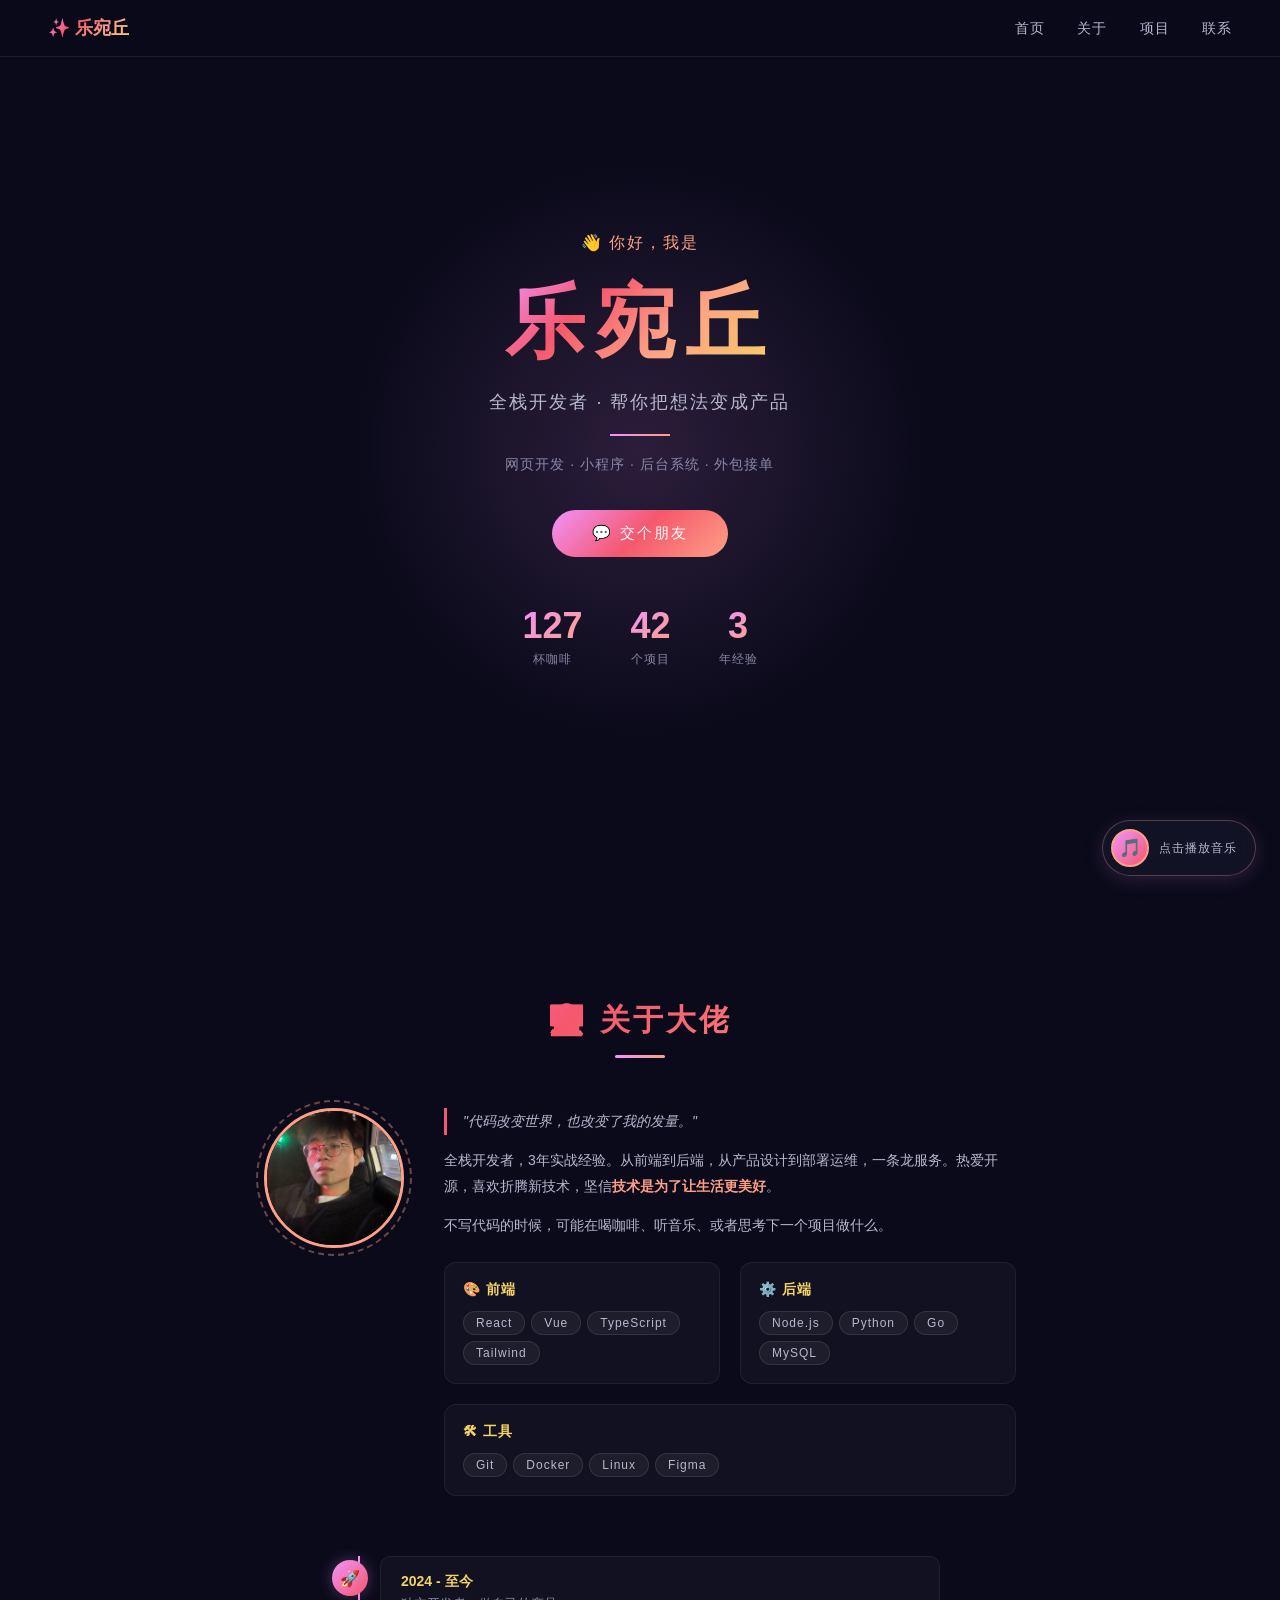
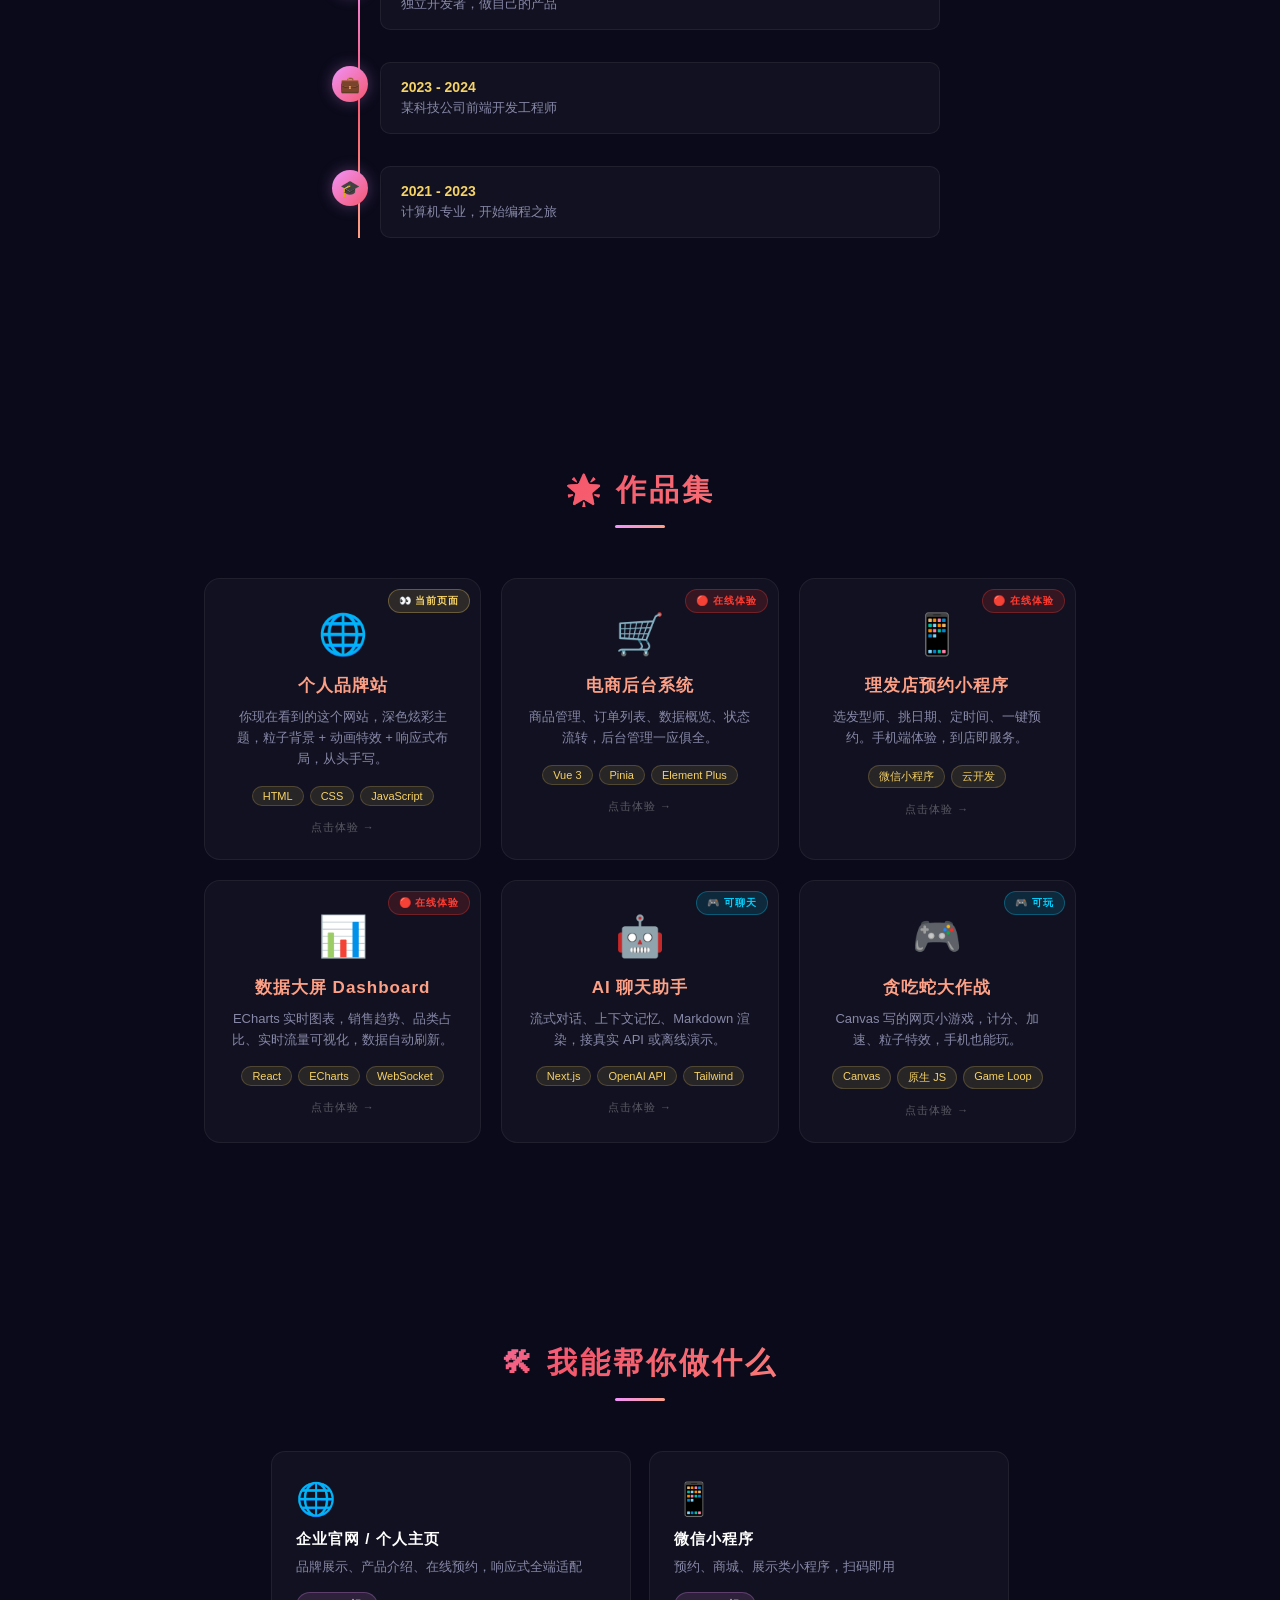
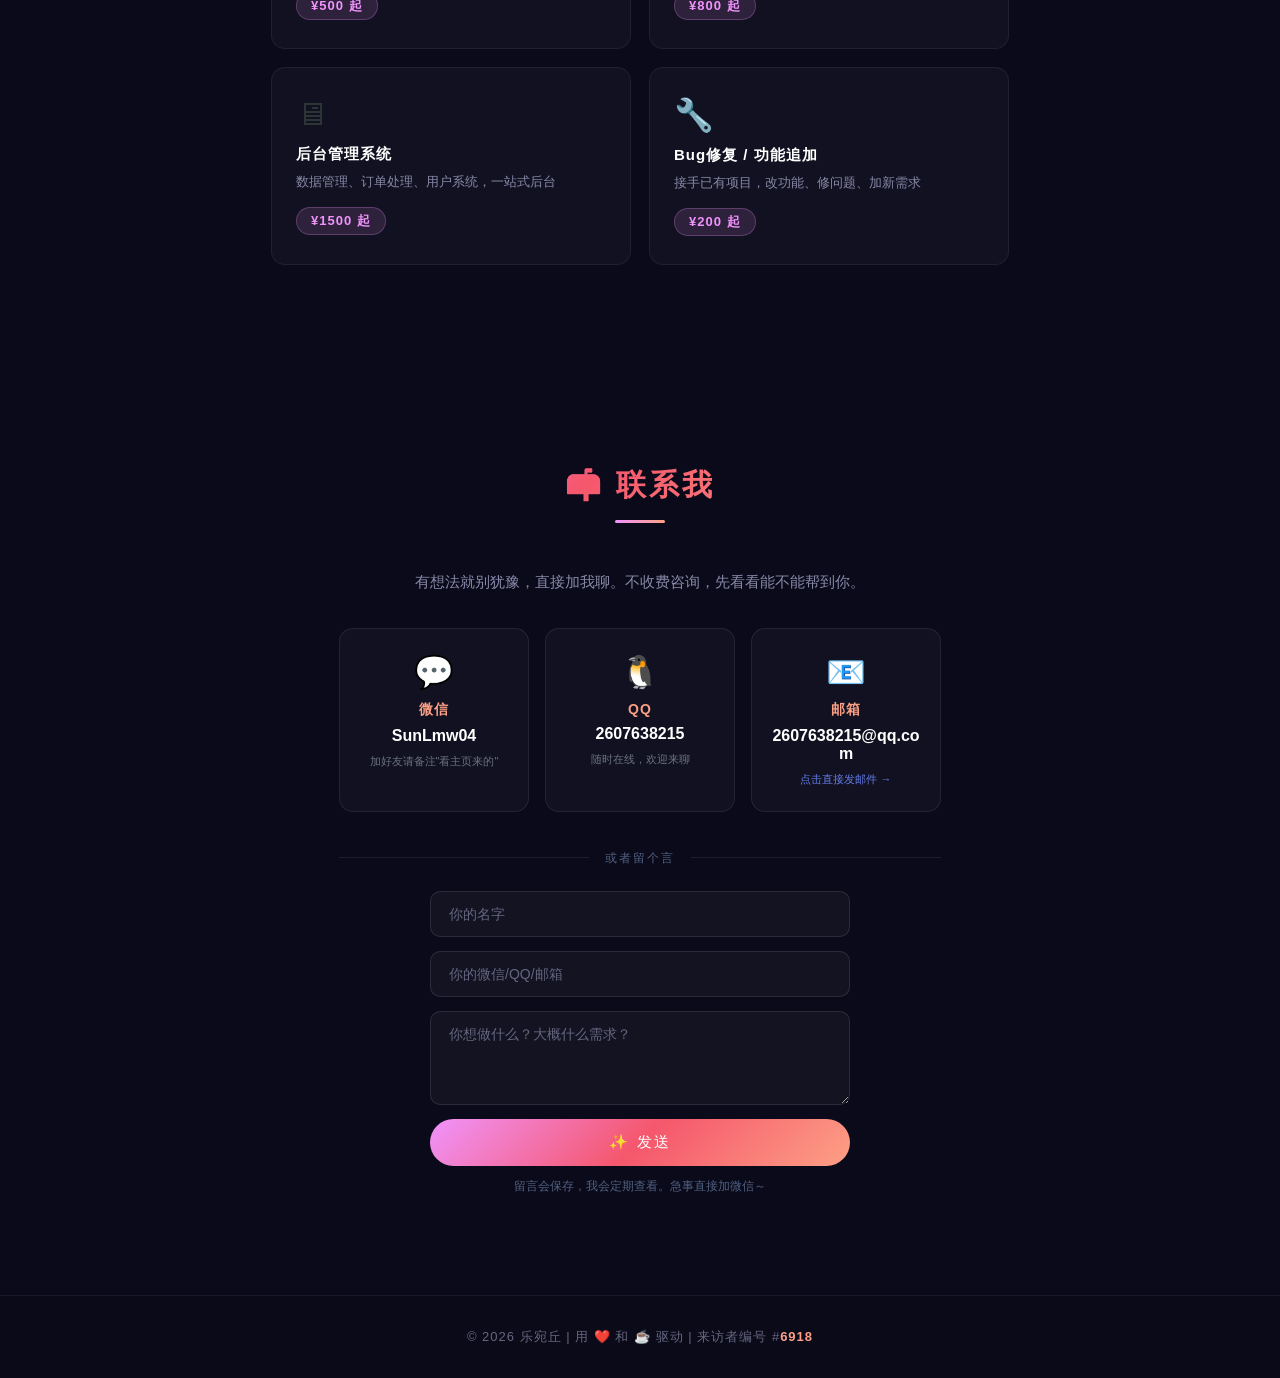
<file: index.html>
<!DOCTYPE html>
<html lang="zh-CN">
<head>
    <meta charset="UTF-8">
    <meta name="viewport" content="width=device-width, initial-scale=1.0">
    <title>乐宛丘 - 个人主页</title>
    <link rel="stylesheet" href="style.css">
</head>
<body>
    <!-- 背景粒子 -->
    <div class="particles" id="particles"></div>

    <!-- 导航栏 -->
    <nav>
        <div class="nav-left">✨ 乐宛丘</div>
        <div class="nav-right">
            <a href="#home">首页</a>
            <a href="#about">关于</a>
            <a href="#projects">项目</a>
            <a href="#contact">联系</a>
        </div>
    </nav>

    <!-- 音乐播放器 -->
    <div class="music-player" id="musicPlayer">
        <button class="music-btn" id="musicBtn" title="播放/暂停">🎵</button>
        <span class="music-label">点击播放音乐</span>
        <audio id="bgMusic" loop>
            <!-- 把这里换成你自己的音乐文件路径 -->
            <source src="" type="audio/mpeg">
        </audio>
    </div>

    <!-- 首页大图 -->
    <section id="home" class="hero">
        <div class="hero-glow"></div>
        <p class="hero-greeting">👋 你好，我是</p>
        <h1 class="glitch-text">乐宛丘</h1>
        <p class="hero-sub">全栈开发者 · 帮你把想法变成产品</p>
        <div class="hero-divider"></div>
        <p class="hero-desc">网页开发 · 小程序 · 后台系统 · 外包接单</p>
        <a href="#contact" class="btn btn-hero">💬 交个朋友</a>
        <div class="hero-stats">
            <div class="stat-item">
                <span class="stat-num" data-target="127">0</span>
                <span class="stat-label">杯咖啡</span>
            </div>
            <div class="stat-item">
                <span class="stat-num" data-target="42">0</span>
                <span class="stat-label">个项目</span>
            </div>
            <div class="stat-item">
                <span class="stat-num" data-target="3">0</span>
                <span class="stat-label">年经验</span>
            </div>
        </div>
    </section>

    <!-- 关于我 -->
    <section id="about">
        <h2>👨‍💻 关于大佬</h2>
        <div class="about-content">
            <div class="about-avatar">
                <img src="photo.jpg" alt="头像">
                <div class="avatar-ring"></div>
            </div>
            <div class="about-text">
                <p class="about-signature">"代码改变世界，也改变了我的发量。"</p>
                <p>全栈开发者，3年实战经验。从前端到后端，从产品设计到部署运维，一条龙服务。热爱开源，喜欢折腾新技术，坚信<strong>技术是为了让生活更美好</strong>。</p>
                <p>不写代码的时候，可能在喝咖啡、听音乐、或者思考下一个项目做什么。</p>

                <div class="skill-categories">
                    <div class="skill-cat">
                        <h4>🎨 前端</h4>
                        <div class="skill-tags">
                            <span>React</span><span>Vue</span><span>TypeScript</span><span>Tailwind</span>
                        </div>
                    </div>
                    <div class="skill-cat">
                        <h4>⚙️ 后端</h4>
                        <div class="skill-tags">
                            <span>Node.js</span><span>Python</span><span>Go</span><span>MySQL</span>
                        </div>
                    </div>
                    <div class="skill-cat">
                        <h4>🛠 工具</h4>
                        <div class="skill-tags">
                            <span>Git</span><span>Docker</span><span>Linux</span><span>Figma</span>
                        </div>
                    </div>
                </div>
            </div>
        </div>

        <!-- 时间线 -->
        <div class="timeline">
            <div class="timeline-item">
                <div class="timeline-dot">🚀</div>
                <div class="timeline-content">
                    <h4>2024 - 至今</h4>
                    <p>独立开发者，做自己的产品</p>
                </div>
            </div>
            <div class="timeline-item">
                <div class="timeline-dot">💼</div>
                <div class="timeline-content">
                    <h4>2023 - 2024</h4>
                    <p>某科技公司前端开发工程师</p>
                </div>
            </div>
            <div class="timeline-item">
                <div class="timeline-dot">🎓</div>
                <div class="timeline-content">
                    <h4>2021 - 2023</h4>
                    <p>计算机专业，开始编程之旅</p>
                </div>
            </div>
        </div>
    </section>

    <!-- 项目展示 -->
    <section id="projects">
        <h2>🌟 作品集</h2>
        <div class="project-list">
            <a href="#home" class="project-card">
                <div class="project-badge badge-view">👀 当前页面</div>
                <div class="project-icon">🌐</div>
                <h3>个人品牌站</h3>
                <p>你现在看到的这个网站，深色炫彩主题，粒子背景 + 动画特效 + 响应式布局，从头手写。</p>
                <div class="project-tags">
                    <span>HTML</span><span>CSS</span><span>JavaScript</span>
                </div>
                <div class="project-shine"></div>
            </a>
            <a href="demos/admin.html" class="project-card">
                <div class="project-badge badge-live">🔴 在线体验</div>
                <div class="project-icon">🛒</div>
                <h3>电商后台系统</h3>
                <p>商品管理、订单列表、数据概览、状态流转，后台管理一应俱全。</p>
                <div class="project-tags">
                    <span>Vue 3</span><span>Pinia</span><span>Element Plus</span>
                </div>
                <div class="project-shine"></div>
            </a>
            <a href="demos/booking.html" class="project-card">
                <div class="project-badge badge-live">🔴 在线体验</div>
                <div class="project-icon">📱</div>
                <h3>理发店预约小程序</h3>
                <p>选发型师、挑日期、定时间、一键预约。手机端体验，到店即服务。</p>
                <div class="project-tags">
                    <span>微信小程序</span><span>云开发</span>
                </div>
                <div class="project-shine"></div>
            </a>
            <a href="demos/dashboard.html" class="project-card">
                <div class="project-badge badge-live">🔴 在线体验</div>
                <div class="project-icon">📊</div>
                <h3>数据大屏 Dashboard</h3>
                <p>ECharts 实时图表，销售趋势、品类占比、实时流量可视化，数据自动刷新。</p>
                <div class="project-tags">
                    <span>React</span><span>ECharts</span><span>WebSocket</span>
                </div>
                <div class="project-shine"></div>
            </a>
            <a href="demos/chat.html" class="project-card">
                <div class="project-badge badge-playable">🎮 可聊天</div>
                <div class="project-icon">🤖</div>
                <h3>AI 聊天助手</h3>
                <p>流式对话、上下文记忆、Markdown 渲染，接真实 API 或离线演示。</p>
                <div class="project-tags">
                    <span>Next.js</span><span>OpenAI API</span><span>Tailwind</span>
                </div>
                <div class="project-shine"></div>
            </a>
            <a href="demos/snake.html" class="project-card">
                <div class="project-badge badge-playable">🎮 可玩</div>
                <div class="project-icon">🎮</div>
                <h3>贪吃蛇大作战</h3>
                <p>Canvas 写的网页小游戏，计分、加速、粒子特效，手机也能玩。</p>
                <div class="project-tags">
                    <span>Canvas</span><span>原生 JS</span><span>Game Loop</span>
                </div>
                <div class="project-shine"></div>
            </a>
        </div>
    </section>

    <!-- 我能做的 -->
    <section id="services">
        <h2>🛠 我能帮你做什么</h2>
        <div class="service-list">
            <div class="service-item">
                <div class="service-icon">🌐</div>
                <h3>企业官网 / 个人主页</h3>
                <p>品牌展示、产品介绍、在线预约，响应式全端适配</p>
                <span class="service-price">¥500 起</span>
            </div>
            <div class="service-item">
                <div class="service-icon">📱</div>
                <h3>微信小程序</h3>
                <p>预约、商城、展示类小程序，扫码即用</p>
                <span class="service-price">¥800 起</span>
            </div>
            <div class="service-item">
                <div class="service-icon">🖥</div>
                <h3>后台管理系统</h3>
                <p>数据管理、订单处理、用户系统，一站式后台</p>
                <span class="service-price">¥1500 起</span>
            </div>
            <div class="service-item">
                <div class="service-icon">🔧</div>
                <h3>Bug修复 / 功能追加</h3>
                <p>接手已有项目，改功能、修问题、加新需求</p>
                <span class="service-price">¥200 起</span>
            </div>
        </div>
    </section>

    <!-- 联系 -->
    <section id="contact">
        <h2>📬 联系我</h2>
        <p class="contact-intro">有想法就别犹豫，直接加我聊。不收费咨询，先看看能不能帮到你。</p>

        <div class="contact-cards">
            <div class="contact-card">
                <div class="contact-icon">💬</div>
                <h3>微信</h3>
                <p class="contact-value">SunLmw04</p>
                <span class="contact-tip">加好友请备注"看主页来的"</span>
            </div>
            <div class="contact-card">
                <div class="contact-icon">🐧</div>
                <h3>QQ</h3>
                <p class="contact-value">2607638215</p>
                <span class="contact-tip">随时在线，欢迎来聊</span>
            </div>
            <div class="contact-card">
                <div class="contact-icon">📧</div>
                <h3>邮箱</h3>
                <p class="contact-value">2607638215@qq.com</p>
                <span class="contact-tip"><a href="mailto:2607638215@qq.com">点击直接发邮件 →</a></span>
            </div>
        </div>

        <div class="contact-divider"><span>或者留个言</span></div>

        <form class="contact-form" id="contactForm">
            <input type="text" placeholder="你的名字" required>
            <input type="text" placeholder="你的微信/QQ/邮箱" required>
            <textarea placeholder="你想做什么？大概什么需求？" rows="4" required></textarea>
            <button type="submit" class="btn btn-submit">✨ 发送</button>
        </form>
        <p class="contact-form-hint">留言会保存，我会定期查看。急事直接加微信～</p>
    </section>

    <!-- 底部 -->
    <footer>
        <p>© 2026 乐宛丘 | 用 ❤️ 和 ☕ 驱动 | 来访者编号 #<span id="visitorNum">9527</span></p>
    </footer>

    <script src="script.js"></script>
</body>
</html>
</file>
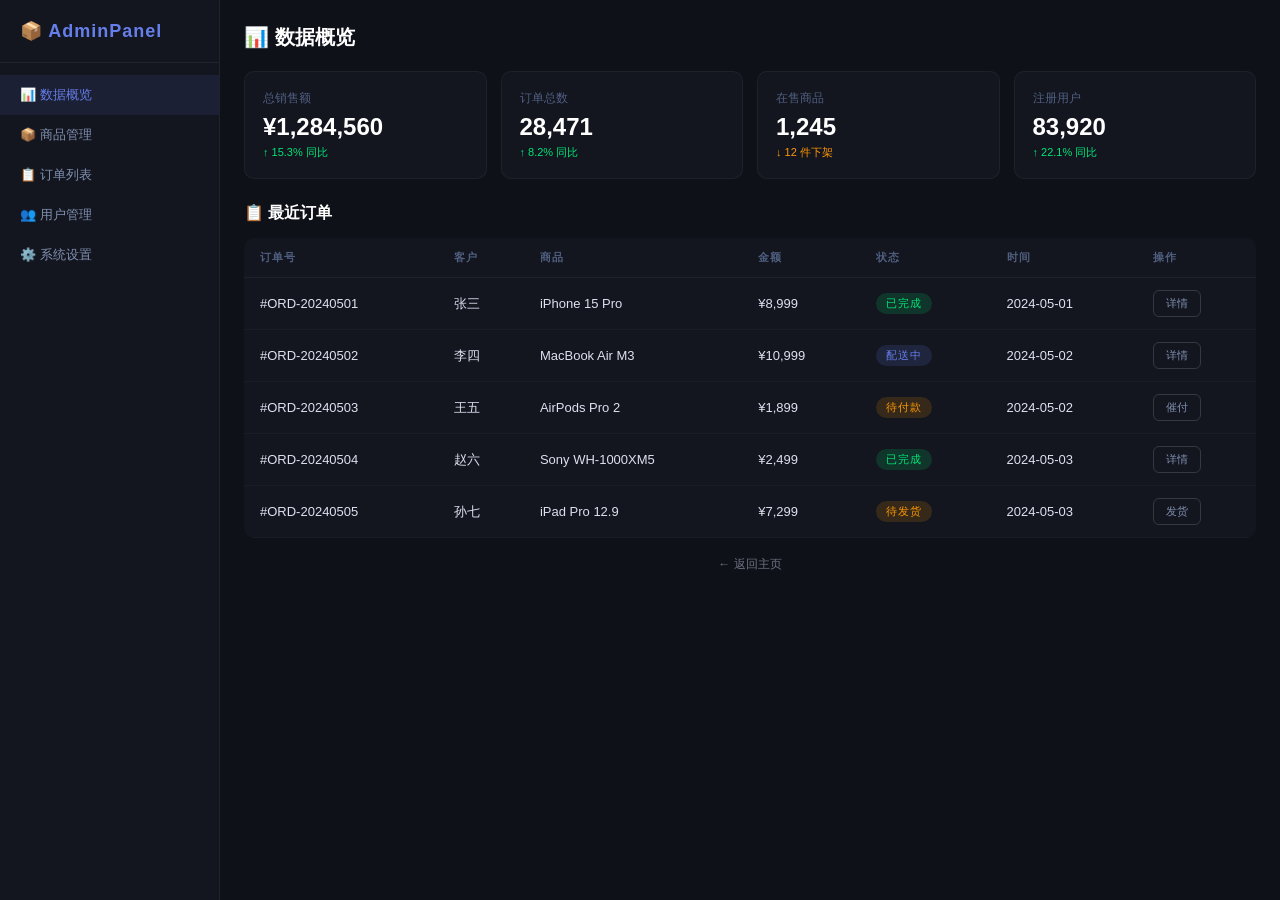
<file: demos/admin.html>
<!DOCTYPE html>
<html lang="zh-CN">
<head>
    <meta charset="UTF-8">
    <meta name="viewport" content="width=device-width, initial-scale=1.0">
    <title>电商后台系统 - Demo</title>
    <style>
        * { margin: 0; padding: 0; box-sizing: border-box; }
        body {
            background: #0f1119;
            font-family: -apple-system, "Microsoft YaHei", sans-serif;
            color: #e0e0f0;
            display: flex;
            min-height: 100vh;
        }
        .sidebar {
            width: 220px;
            background: #13151f;
            border-right: 1px solid rgba(255,255,255,0.06);
            padding: 20px 0;
            flex-shrink: 0;
        }
        .sidebar .logo {
            padding: 0 20px 20px;
            font-size: 18px;
            font-weight: 700;
            color: #667eea;
            letter-spacing: 1px;
            border-bottom: 1px solid rgba(255,255,255,0.06);
            margin-bottom: 12px;
        }
        .sidebar .nav-item {
            padding: 11px 20px;
            font-size: 13px;
            color: #8090b0;
            cursor: pointer;
            transition: all 0.2s;
            display: flex;
            align-items: center;
            gap: 10px;
        }
        .sidebar .nav-item:hover, .sidebar .nav-item.active {
            background: rgba(102, 126, 234, 0.1);
            color: #667eea;
        }
        .main {
            flex: 1;
            padding: 24px;
            overflow-y: auto;
        }
        .main h2 {
            font-size: 20px;
            margin-bottom: 20px;
            color: white;
        }
        .stats {
            display: flex;
            gap: 14px;
            margin-bottom: 24px;
            flex-wrap: wrap;
        }
        .stat {
            flex: 1;
            min-width: 140px;
            padding: 18px;
            background: #13151f;
            border-radius: 10px;
            border: 1px solid rgba(255,255,255,0.05);
        }
        .stat .label { font-size: 12px; color: #506080; margin-bottom: 6px; }
        .stat .num { font-size: 24px; font-weight: 700; color: white; }
        .stat .tip { font-size: 11px; margin-top: 4px; }
        .stat .tip.good { color: #00e676; }
        .stat .tip.warn { color: #ff9800; }
        table {
            width: 100%;
            border-collapse: collapse;
            background: #13151f;
            border-radius: 10px;
            overflow: hidden;
        }
        th {
            text-align: left;
            padding: 12px 16px;
            font-size: 11px;
            color: #506080;
            text-transform: uppercase;
            letter-spacing: 1px;
            border-bottom: 1px solid rgba(255,255,255,0.05);
        }
        td {
            padding: 12px 16px;
            font-size: 13px;
            border-bottom: 1px solid rgba(255,255,255,0.03);
        }
        tr:hover td { background: rgba(255,255,255,0.02); }
        .badge {
            display: inline-block;
            padding: 3px 10px;
            border-radius: 12px;
            font-size: 11px;
            letter-spacing: 1px;
        }
        .badge.success { background: rgba(0,230,118,0.15); color: #00e676; }
        .badge.pending { background: rgba(255,152,0,0.15); color: #ff9800; }
        .badge.info { background: rgba(102,126,234,0.15); color: #667eea; }
        .action-btn {
            padding: 5px 12px;
            border: 1px solid rgba(255,255,255,0.15);
            border-radius: 6px;
            background: transparent;
            color: #8090b0;
            cursor: pointer;
            font-size: 11px;
            transition: all 0.2s;
        }
        .action-btn:hover { border-color: #667eea; color: #667eea; }
        .back-link { text-align: center; padding: 16px; }
        .back-link a { color: #6b7280; text-decoration: none; font-size: 12px; }
        @media (max-width: 700px) {
            .sidebar { display: none; }
        }
    </style>
</head>
<body>
    <div class="sidebar">
        <div class="logo">📦 AdminPanel</div>
        <div class="nav-item active">📊 数据概览</div>
        <div class="nav-item">📦 商品管理</div>
        <div class="nav-item">📋 订单列表</div>
        <div class="nav-item">👥 用户管理</div>
        <div class="nav-item">⚙️ 系统设置</div>
    </div>

    <div class="main">
        <h2>📊 数据概览</h2>
        <div class="stats">
            <div class="stat">
                <div class="label">总销售额</div>
                <div class="num">¥1,284,560</div>
                <div class="tip good">↑ 15.3% 同比</div>
            </div>
            <div class="stat">
                <div class="label">订单总数</div>
                <div class="num">28,471</div>
                <div class="tip good">↑ 8.2% 同比</div>
            </div>
            <div class="stat">
                <div class="label">在售商品</div>
                <div class="num">1,245</div>
                <div class="tip warn">↓ 12 件下架</div>
            </div>
            <div class="stat">
                <div class="label">注册用户</div>
                <div class="num">83,920</div>
                <div class="tip good">↑ 22.1% 同比</div>
            </div>
        </div>

        <h2 style="font-size:16px; margin-bottom:14px;">📋 最近订单</h2>
        <div style="overflow-x: auto;">
            <table>
                <thead>
                    <tr><th>订单号</th><th>客户</th><th>商品</th><th>金额</th><th>状态</th><th>时间</th><th>操作</th></tr>
                </thead>
                <tbody>
                    <tr>
                        <td>#ORD-20240501</td><td>张三</td><td>iPhone 15 Pro</td><td>¥8,999</td>
                        <td><span class="badge success">已完成</span></td><td>2024-05-01</td>
                        <td><button class="action-btn">详情</button></td>
                    </tr>
                    <tr>
                        <td>#ORD-20240502</td><td>李四</td><td>MacBook Air M3</td><td>¥10,999</td>
                        <td><span class="badge info">配送中</span></td><td>2024-05-02</td>
                        <td><button class="action-btn">详情</button></td>
                    </tr>
                    <tr>
                        <td>#ORD-20240503</td><td>王五</td><td>AirPods Pro 2</td><td>¥1,899</td>
                        <td><span class="badge pending">待付款</span></td><td>2024-05-02</td>
                        <td><button class="action-btn">催付</button></td>
                    </tr>
                    <tr>
                        <td>#ORD-20240504</td><td>赵六</td><td>Sony WH-1000XM5</td><td>¥2,499</td>
                        <td><span class="badge success">已完成</span></td><td>2024-05-03</td>
                        <td><button class="action-btn">详情</button></td>
                    </tr>
                    <tr>
                        <td>#ORD-20240505</td><td>孙七</td><td>iPad Pro 12.9</td><td>¥7,299</td>
                        <td><span class="badge pending">待发货</span></td><td>2024-05-03</td>
                        <td><button class="action-btn">发货</button></td>
                    </tr>
                </tbody>
            </table>
        </div>
        <div class="back-link"><a href="../index.html">← 返回主页</a></div>
    </div>
</body>
</html>
</file>
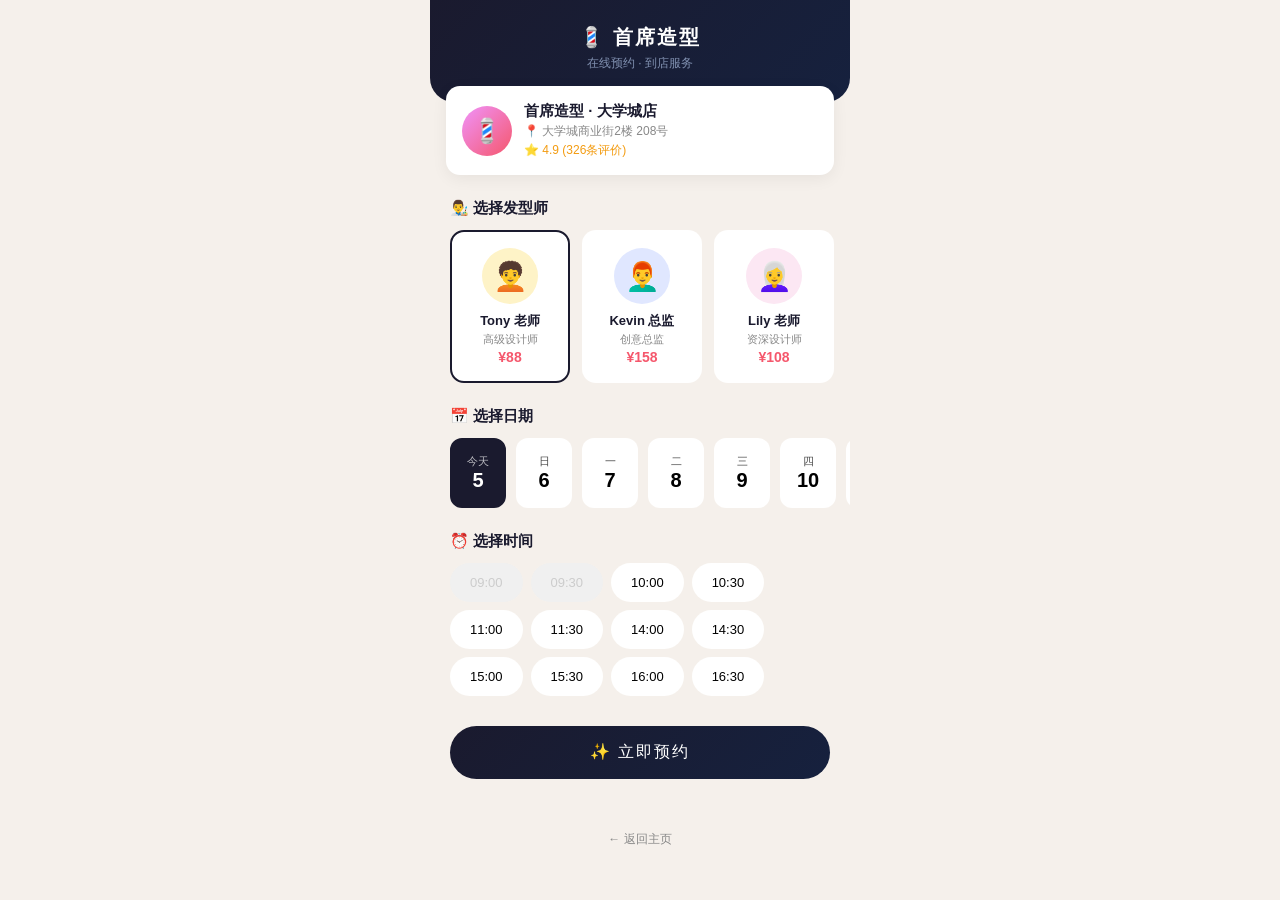
<file: demos/booking.html>
<!DOCTYPE html>
<html lang="zh-CN">
<head>
    <meta charset="UTF-8">
    <meta name="viewport" content="width=device-width, initial-scale=1.0">
    <title>理发店预约小程序 - Demo</title>
    <style>
        * { margin: 0; padding: 0; box-sizing: border-box; }
        body {
            background: #f5f0eb;
            font-family: -apple-system, "Microsoft YaHei", sans-serif;
            max-width: 420px;
            margin: 0 auto;
            min-height: 100vh;
        }
        .app-header {
            background: linear-gradient(135deg, #1a1a2e, #16213e);
            color: white;
            padding: 24px 20px 30px;
            text-align: center;
            border-radius: 0 0 24px 24px;
        }
        .app-header h1 { font-size: 20px; letter-spacing: 2px; margin-bottom: 4px; }
        .app-header .sub { font-size: 12px; color: #8090b0; }
        .shop-info {
            display: flex;
            align-items: center;
            gap: 12px;
            background: white;
            margin: -16px 16px 0;
            padding: 16px;
            border-radius: 14px;
            box-shadow: 0 4px 16px rgba(0,0,0,0.06);
        }
        .shop-avatar {
            width: 50px; height: 50px;
            border-radius: 50%;
            background: linear-gradient(135deg, #f093fb, #f5576c);
            display: flex;
            align-items: center;
            justify-content: center;
            font-size: 24px;
        }
        .shop-name { font-weight: 700; font-size: 15px; color: #1a1a2e; }
        .shop-addr { font-size: 12px; color: #888; margin-top: 2px; }
        .shop-rating { color: #f39c12; font-size: 12px; margin-top: 2px; }

        .section-title {
            padding: 24px 20px 12px;
            font-size: 15px;
            font-weight: 700;
            color: #1a1a2e;
        }
        .barbers {
            display: flex;
            gap: 12px;
            padding: 0 20px;
            overflow-x: auto;
        }
        .barber-card {
            flex-shrink: 0;
            width: 120px;
            background: white;
            border-radius: 14px;
            padding: 16px 10px;
            text-align: center;
            cursor: pointer;
            transition: all 0.3s;
            border: 2px solid transparent;
        }
        .barber-card.selected { border-color: #1a1a2e; }
        .barber-avatar {
            width: 56px; height: 56px;
            border-radius: 50%;
            margin: 0 auto 8px;
            display: flex;
            align-items: center;
            justify-content: center;
            font-size: 28px;
        }
        .barber-card h4 { font-size: 13px; color: #1a1a2e; }
        .barber-card .level { font-size: 11px; color: #888; margin: 2px 0; }
        .barber-card .price { font-size: 14px; font-weight: 700; color: #f5576c; }

        .dates {
            display: flex;
            gap: 10px;
            padding: 0 20px;
            overflow-x: auto;
        }
        .date-item {
            flex-shrink: 0;
            width: 56px; height: 70px;
            background: white;
            border-radius: 12px;
            display: flex;
            flex-direction: column;
            align-items: center;
            justify-content: center;
            cursor: pointer;
            transition: all 0.3s;
            border: 2px solid transparent;
        }
        .date-item.selected { background: #1a1a2e; color: white; border-color: #1a1a2e; }
        .date-item .day { font-size: 11px; color: inherit; opacity: 0.7; }
        .date-item .num { font-size: 20px; font-weight: 700; color: inherit; }

        .slots {
            display: flex;
            flex-wrap: wrap;
            gap: 8px;
            padding: 0 20px;
        }
        .slot {
            padding: 10px 18px;
            background: white;
            border-radius: 22px;
            font-size: 13px;
            cursor: pointer;
            transition: all 0.3s;
            border: 2px solid transparent;
        }
        .slot.selected { background: #1a1a2e; color: white; border-color: #1a1a2e; }
        .slot.unavailable { background: #f0f0f0; color: #ccc; cursor: not-allowed; }

        .btn-book {
            display: block;
            margin: 30px 20px;
            padding: 16px;
            background: linear-gradient(135deg, #1a1a2e, #16213e);
            color: white;
            border: none;
            border-radius: 30px;
            font-size: 16px;
            letter-spacing: 2px;
            cursor: pointer;
            width: calc(100% - 40px);
            transition: transform 0.2s;
        }
        .btn-book:hover { transform: scale(1.02); }
        .btn-book:active { transform: scale(0.98); }
        .back-link { text-align: center; padding: 20px; }
        .back-link a { color: #888; text-decoration: none; font-size: 12px; }

        .toast {
            position: fixed;
            top: 50%; left: 50%;
            transform: translate(-50%, -50%);
            background: #1a1a2e;
            color: white;
            padding: 16px 32px;
            border-radius: 30px;
            font-size: 14px;
            z-index: 999;
            display: none;
            animation: popIn 0.3s ease-out;
        }
        @keyframes popIn {
            from { transform: translate(-50%, -50%) scale(0.8); opacity: 0; }
            to { transform: translate(-50%, -50%) scale(1); opacity: 1; }
        }
    </style>
</head>
<body>
    <div class="app-header">
        <h1>💈 首席造型</h1>
        <div class="sub">在线预约 · 到店服务</div>
    </div>

    <div class="shop-info">
        <div class="shop-avatar">💈</div>
        <div>
            <div class="shop-name">首席造型 · 大学城店</div>
            <div class="shop-addr">📍 大学城商业街2楼 208号</div>
            <div class="shop-rating">⭐ 4.9 (326条评价)</div>
        </div>
    </div>

    <div class="section-title">👨‍🎨 选择发型师</div>
    <div class="barbers">
        <div class="barber-card selected" onclick="selectBarber(this)">
            <div class="barber-avatar" style="background:#fef3c7;">🧑‍🦱</div>
            <h4>Tony 老师</h4>
            <div class="level">高级设计师</div>
            <div class="price">¥88</div>
        </div>
        <div class="barber-card" onclick="selectBarber(this)">
            <div class="barber-avatar" style="background:#e0e7ff;">👨‍🦰</div>
            <h4>Kevin 总监</h4>
            <div class="level">创意总监</div>
            <div class="price">¥158</div>
        </div>
        <div class="barber-card" onclick="selectBarber(this)">
            <div class="barber-avatar" style="background:#fce7f3;">👩‍🦳</div>
            <h4>Lily 老师</h4>
            <div class="level">资深设计师</div>
            <div class="price">¥108</div>
        </div>
    </div>

    <div class="section-title">📅 选择日期</div>
    <div class="dates" id="dates"></div>

    <div class="section-title">⏰ 选择时间</div>
    <div class="slots" id="slots"></div>

    <button class="btn-book" onclick="book()">✨ 立即预约</button>
    <div class="back-link"><a href="../index.html">← 返回主页</a></div>
    <div class="toast" id="toast"></div>

    <script>
        // 生成日期
        const datesDiv = document.getElementById('dates');
        const weekNames = ['日', '一', '二', '三', '四', '五', '六'];
        let selectedDate = 0;
        for (let i = 0; i < 7; i++) {
            const d = new Date();
            d.setDate(d.getDate() + i);
            const div = document.createElement('div');
            div.className = 'date-item' + (i === 0 ? ' selected' : '');
            div.innerHTML = '<span class="day">' + (i === 0 ? '今天' : weekNames[d.getDay()]) + '</span><span class="num">' + d.getDate() + '</span>';
            div.onclick = function() {
                document.querySelectorAll('.date-item').forEach(el => el.classList.remove('selected'));
                this.classList.add('selected');
                selectedDate = i;
                genSlots();
            };
            datesDiv.appendChild(div);
        }

        // 生成时间段
        function genSlots() {
            const slotsDiv = document.getElementById('slots');
            slotsDiv.innerHTML = '';
            const allSlots = ['09:00', '09:30', '10:00', '10:30', '11:00', '11:30', '14:00', '14:30', '15:00', '15:30', '16:00', '16:30'];
            allSlots.forEach((t, i) => {
                const div = document.createElement('div');
                const unavailable = i < 2 + selectedDate;
                div.className = 'slot' + (unavailable ? ' unavailable' : '');
                div.textContent = t;
                if (!unavailable) {
                    div.onclick = function() {
                        document.querySelectorAll('.slot:not(.unavailable)').forEach(el => el.classList.remove('selected'));
                        this.classList.add('selected');
                    };
                }
                slotsDiv.appendChild(div);
            });
        }
        genSlots();

        function selectBarber(el) {
            document.querySelectorAll('.barber-card').forEach(c => c.classList.remove('selected'));
            el.classList.add('selected');
        }

        function book() {
            const toast = document.getElementById('toast');
            toast.textContent = '✅ 预约成功！到店出示手机号即可';
            toast.style.display = 'block';
            setTimeout(() => { toast.style.display = 'none'; }, 2500);
        }
    </script>
</body>
</html>
</file>
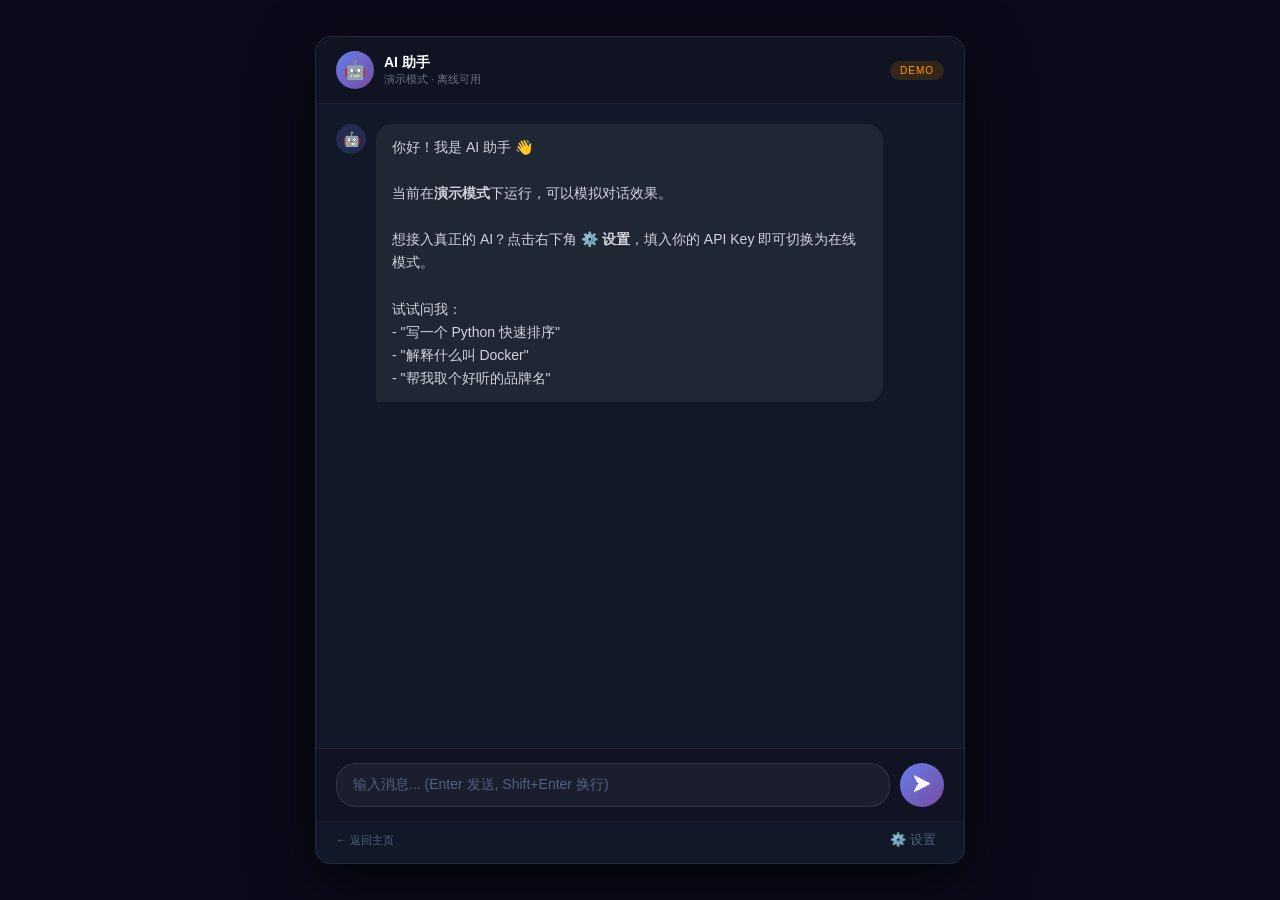
<file: demos/chat.html>
<!DOCTYPE html>
<html lang="zh-CN">
<head>
    <meta charset="UTF-8">
    <meta name="viewport" content="width=device-width, initial-scale=1.0">
    <title>AI 聊天助手 - Demo</title>
    <style>
        * { margin: 0; padding: 0; box-sizing: border-box; }
        body {
            background: #0a0a1a;
            font-family: -apple-system, "Microsoft YaHei", sans-serif;
            display: flex;
            justify-content: center;
            align-items: center;
            min-height: 100vh;
        }
        .chat-container {
            width: 100%;
            max-width: 650px;
            height: 92vh;
            background: #111827;
            border-radius: 16px;
            border: 1px solid rgba(255,255,255,0.08);
            display: flex;
            flex-direction: column;
            overflow: hidden;
            box-shadow: 0 20px 60px rgba(0,0,0,0.5);
        }
        .chat-header {
            padding: 14px 20px;
            border-bottom: 1px solid rgba(255,255,255,0.06);
            display: flex;
            align-items: center;
            gap: 10px;
            background: #0f1322;
        }
        .chat-header .avatar {
            width: 38px; height: 38px;
            border-radius: 50%;
            background: linear-gradient(135deg, #667eea, #764ba2);
            display: flex;
            align-items: center;
            justify-content: center;
            font-size: 18px;
        }
        .chat-header .info { flex: 1; }
        .chat-header .name { color: white; font-weight: 600; font-size: 14px; }
        .chat-header .status { color: #6b7280; font-size: 11px; }
        .chat-header .mode-badge {
            padding: 4px 10px;
            border-radius: 10px;
            font-size: 10px;
            letter-spacing: 1px;
        }
        .mode-badge.demo { background: rgba(255,152,0,0.15); color: #ff9800; }
        .mode-badge.live { background: rgba(0,230,118,0.15); color: #00e676; }
        .chat-messages {
            flex: 1;
            overflow-y: auto;
            padding: 20px;
            display: flex;
            flex-direction: column;
            gap: 16px;
        }
        .chat-messages::-webkit-scrollbar { width: 4px; }
        .chat-messages::-webkit-scrollbar-thumb { background: rgba(255,255,255,0.08); border-radius: 2px; }
        .message {
            display: flex;
            gap: 10px;
            animation: fadeIn 0.3s ease-out;
            max-width: 90%;
        }
        @keyframes fadeIn { from { opacity: 0; transform: translateY(8px); } to { opacity: 1; transform: translateY(0); } }
        .message.ai { align-self: flex-start; }
        .message.user { align-self: flex-end; flex-direction: row-reverse; }
        .message .avatar-icon {
            width: 30px; height: 30px;
            border-radius: 50%;
            flex-shrink: 0;
            display: flex;
            align-items: center;
            justify-content: center;
            font-size: 14px;
        }
        .message.ai .avatar-icon { background: rgba(102, 126, 234, 0.2); }
        .message.user .avatar-icon { background: rgba(118, 75, 162, 0.3); }
        .message .bubble {
            padding: 12px 16px;
            border-radius: 16px;
            font-size: 14px;
            line-height: 1.65;
            word-break: break-word;
        }
        .message.ai .bubble {
            background: rgba(255,255,255,0.06);
            color: #d1d5db;
            border-bottom-left-radius: 4px;
        }
        .message.user .bubble {
            background: linear-gradient(135deg, #667eea, #764ba2);
            color: white;
            border-bottom-right-radius: 4px;
        }
        .message .bubble pre {
            background: rgba(0,0,0,0.3);
            padding: 12px;
            border-radius: 8px;
            overflow-x: auto;
            margin: 8px 0;
            font-size: 12px;
            font-family: 'Fira Code', 'Consolas', monospace;
        }
        .message .bubble code {
            font-family: 'Fira Code', 'Consolas', monospace;
            font-size: 12px;
        }
        .message .bubble p { margin: 4px 0; }
        .typing-indicator {
            display: flex;
            gap: 4px;
            padding: 4px 0;
        }
        .typing-indicator span {
            width: 6px; height: 6px;
            border-radius: 50%;
            background: #6b7280;
            animation: blink 1.4s infinite both;
        }
        .typing-indicator span:nth-child(2) { animation-delay: 0.2s; }
        .typing-indicator span:nth-child(3) { animation-delay: 0.4s; }
        @keyframes blink { 0%, 60%, 100% { opacity: 0.2; } 30% { opacity: 1; } }
        .chat-input-area {
            padding: 14px 20px;
            border-top: 1px solid rgba(255,255,255,0.06);
            display: flex;
            gap: 10px;
            background: #0f1322;
        }
        .chat-input-area textarea {
            flex: 1;
            padding: 12px 16px;
            background: rgba(255,255,255,0.05);
            border: 1px solid rgba(255,255,255,0.1);
            border-radius: 20px;
            color: white;
            font-size: 14px;
            outline: none;
            resize: none;
            font-family: inherit;
            max-height: 100px;
            transition: border-color 0.3s;
        }
        .chat-input-area textarea:focus { border-color: #667eea; }
        .chat-input-area textarea::placeholder { color: #506080; }
        .send-btn {
            width: 44px; height: 44px;
            border-radius: 50%;
            border: none;
            background: linear-gradient(135deg, #667eea, #764ba2);
            color: white;
            font-size: 18px;
            cursor: pointer;
            transition: all 0.2s;
            flex-shrink: 0;
        }
        .send-btn:hover { transform: scale(1.05); }
        .send-btn:active { transform: scale(0.95); }
        .send-btn:disabled { opacity: 0.4; cursor: not-allowed; transform: none; }
        .bottom-bar {
            padding: 6px 20px 10px;
            display: flex;
            justify-content: space-between;
            align-items: center;
        }
        .bottom-bar a { color: #506080; text-decoration: none; font-size: 11px; }
        .bottom-bar a:hover { color: #667eea; }
        .bottom-bar .settings-btn {
            background: none; border: none;
            color: #506080; cursor: pointer; font-size: 13px;
            padding: 4px 8px;
        }
        .settings-btn:hover { color: #667eea; }

        /* 设置面板 */
        .settings-panel {
            display: none;
            padding: 16px 20px;
            border-top: 1px solid rgba(255,255,255,0.06);
            background: #0d1120;
        }
        .settings-panel.show { display: block; }
        .settings-panel label {
            display: block;
            font-size: 11px;
            color: #6b7280;
            margin-bottom: 4px;
            letter-spacing: 1px;
        }
        .settings-panel input {
            width: 100%;
            padding: 8px 12px;
            background: rgba(255,255,255,0.05);
            border: 1px solid rgba(255,255,255,0.1);
            border-radius: 8px;
            color: white;
            font-size: 13px;
            margin-bottom: 10px;
            outline: none;
        }
        .settings-panel input:focus { border-color: #667eea; }
        .settings-row {
            display: flex;
            gap: 10px;
            align-items: end;
        }
        .settings-row button {
            padding: 8px 16px;
            border-radius: 8px;
            border: 1px solid rgba(255,255,255,0.15);
            background: transparent;
            color: #b8b8d0;
            cursor: pointer;
            font-size: 12px;
            transition: all 0.2s;
            white-space: nowrap;
        }
        .settings-row button:hover { border-color: #667eea; color: #667eea; }
        .settings-row button.primary {
            background: linear-gradient(135deg, #667eea, #764ba2);
            border: none;
            color: white;
        }
    </style>
</head>
<body>
    <div class="chat-container">
        <div class="chat-header">
            <div class="avatar">🤖</div>
            <div class="info">
                <div class="name">AI 助手</div>
                <div class="status" id="statusText">演示模式 · 离线可用</div>
            </div>
            <span class="mode-badge demo" id="modeBadge">DEMO</span>
        </div>
        <div class="chat-messages" id="messages"></div>
        <div class="chat-input-area">
            <textarea id="input" rows="1" placeholder="输入消息... (Enter 发送, Shift+Enter 换行)" onkeydown="handleKey(event)"></textarea>
            <button class="send-btn" id="sendBtn" onclick="send()">➤</button>
        </div>
        <div class="settings-panel" id="settingsPanel">
            <label>API Key</label>
            <input type="password" id="apiKey" placeholder="输入你的 Anthropic API Key (sk-ant-...)">
            <label>API 地址 (可选，留空用官方)</label>
            <input type="text" id="apiBase" placeholder="https://api.anthropic.com">
            <div class="settings-row">
                <button class="primary" onclick="saveSettings()">💾 保存并启用</button>
                <button onclick="toggleDemo()">🔄 切换演示模式</button>
                <button onclick="clearChat()">🗑 清空对话</button>
            </div>
        </div>
        <div class="bottom-bar">
            <a href="../index.html">← 返回主页</a>
            <button class="settings-btn" onclick="toggleSettings()">⚙️ 设置</button>
        </div>
    </div>

    <script>
        // ===== 状态 =====
        const messagesDiv = document.getElementById('messages');
        const input = document.getElementById('input');
        const sendBtn = document.getElementById('sendBtn');
        let isGenerating = false;
        let useLiveApi = false;
        let conversationHistory = [];

        // ===== 初始化 =====
        function init() {
            // 加载设置
            const savedKey = localStorage.getItem('ai_chat_api_key');
            const savedBase = localStorage.getItem('ai_chat_api_base');
            const savedMode = localStorage.getItem('ai_chat_mode');
            if (savedKey) document.getElementById('apiKey').value = savedKey;
            if (savedBase) document.getElementById('apiBase').value = savedBase;
            if (savedMode === 'live' && savedKey) {
                useLiveApi = true;
                updateModeUI();
            }

            // 欢迎消息
            addMessage('ai', `你好！我是 AI 助手 👋\n\n当前在**演示模式**下运行，可以模拟对话效果。\n\n想接入真正的 AI？点击右下角 ⚙️ **设置**，填入你的 API Key 即可切换为在线模式。\n\n试试问我：\n- "写一个 Python 快速排序"\n- "解释什么叫 Docker"\n- "帮我取个好听的品牌名"`);
        }

        function updateModeUI() {
            const badge = document.getElementById('modeBadge');
            const status = document.getElementById('statusText');
            if (useLiveApi) {
                badge.textContent = 'LIVE';
                badge.className = 'mode-badge live';
                status.textContent = '在线模式 · Claude API';
            } else {
                badge.textContent = 'DEMO';
                badge.className = 'mode-badge demo';
                status.textContent = '演示模式 · 离线可用';
            }
        }

        // ===== 设置面板 =====
        function toggleSettings() {
            document.getElementById('settingsPanel').classList.toggle('show');
        }

        function saveSettings() {
            const key = document.getElementById('apiKey').value.trim();
            const base = document.getElementById('apiBase').value.trim();
            if (!key) { alert('请先输入 API Key'); return; }
            localStorage.setItem('ai_chat_api_key', key);
            localStorage.setItem('ai_chat_api_base', base || 'https://api.anthropic.com');
            localStorage.setItem('ai_chat_mode', 'live');
            useLiveApi = true;
            updateModeUI();
            document.getElementById('settingsPanel').classList.remove('show');
            addMessage('ai', '✅ 已切换到**在线模式**！现在我是真正的 AI 了，随便问我什么吧。');
        }

        function toggleDemo() {
            useLiveApi = !useLiveApi;
            localStorage.setItem('ai_chat_mode', useLiveApi ? 'live' : 'demo');
            updateModeUI();
            const msg = useLiveApi ? '✅ 已切换到**在线模式**' : '🔄 已切换到**演示模式**';
            addMessage('ai', msg);
        }

        function clearChat() {
            messagesDiv.innerHTML = '';
            conversationHistory = [];
            init();
        }

        // ===== 发送消息 =====
        function handleKey(e) {
            if (e.key === 'Enter' && !e.shiftKey) {
                e.preventDefault();
                send();
            }
            // 自动调整高度
            input.style.height = 'auto';
            input.style.height = Math.min(input.scrollHeight, 100) + 'px';
        }

        async function send() {
            const text = input.value.trim();
            if (!text || isGenerating) return;
            input.value = '';
            input.style.height = 'auto';
            isGenerating = true;
            sendBtn.disabled = true;

            addMessage('user', text);

            if (useLiveApi) {
                await sendLive(text);
            } else {
                await sendDemo(text);
            }

            isGenerating = false;
            sendBtn.disabled = false;
            input.focus();
        }

        // ===== 演示模式 =====
        async function sendDemo(text) {
            const msgDiv = addMessage('ai', '');
            const bubble = msgDiv.querySelector('.bubble');
            bubble.innerHTML = '<div class="typing-indicator"><span></span><span></span><span></span></div>';
            scrollBottom();

            const reply = generateDemoReply(text);
            await streamText(bubble, reply);
        }

        function generateDemoReply(text) {
            const t = text.toLowerCase();

            if (t.includes('排序') || t.includes('sort')) {
                return '```python\ndef quick_sort(arr):\n    if len(arr) <= 1:\n        return arr\n    pivot = arr[len(arr) // 2]\n    left = [x for x in arr if x < pivot]\n    middle = [x for x in arr if x == pivot]\n    right = [x for x in arr if x > pivot]\n    return quick_sort(left) + middle + quick_sort(right)\n\n# 测试\nprint(quick_sort([3, 6, 8, 10, 1, 2, 1]))\n# 输出: [1, 1, 2, 3, 6, 8, 10]\n```\n\n这是快速排序的 Python 实现。核心思想是**分治法**：\n1. 选一个基准值（pivot）\n2. 把数组分成比它小的和比它大的两部分\n3. 递归排序两部分\n\n时间复杂度 O(n log n)，实际工程中非常常用。';
            }

            if (t.includes('docker')) {
                return '**Docker** 是一个容器化平台，简单说就是把应用和它的依赖打包成一个"集装箱"，在任何机器上都能跑。\n\n### 核心概念\n- **镜像（Image）**：应用的模板，类似于安装包\n- **容器（Container）**：镜像的运行实例，隔离的轻量级环境\n- **Dockerfile**：定义怎么构建镜像的脚本\n\n### 为什么火？\n- 开发环境 = 生产环境，不会出现"我电脑上能跑"\n- 一台服务器能跑几十个容器，资源利用率高\n- 快速部署，一条命令启动全套服务\n\n```dockerfile\n# 一个简单的 Node.js Dockerfile\nFROM node:20\nWORKDIR /app\nCOPY package*.json ./\nRUN npm install\nCOPY . .\nCMD ["node", "server.js"]\n```';
            }

            if (t.includes('品牌名') || t.includes('取名') || t.includes('起名')) {
                return '帮你想几个方向的品牌名：\n\n### 🌐 科技 / SaaS\n- **NexusIO** — 连接万物的意思\n- **MindGrid** — 思维网格，适合 AI 产品\n- **FluxWave** — 流式浪潮，适合实时数据类\n\n### 🎨 创意 / 设计\n- **灵感胶囊** — 适合笔记/知识管理\n- **白板鲸** — 适合协作工具，好记\n- **造物云** — 适合低代码/搭建类\n\n### 🛒 电商 / 消费\n- **淘海** — 简洁好记\n- **轻选** — 适合精选电商\n- **指尖集** — 适合手作/小众品牌\n\n你具体做什么方向？我可以更有针对性地想。';
            }

            if (t.includes('你好') || t.includes('hello') || t.includes('hi')) {
                return '你好呀！👋\n\n有什么想聊的？编程、技术、产品、起名、写代码……都可以问我。我目前在演示模式下运行，点击 ⚙️ 设置可以接入真正的 AI。';
            }

            if (t.includes('react') || t.includes('vue') || t.includes('前端')) {
                return '前端框架选择建议：\n\n### React\n- 生态最大，第三方库最多\n- 适合大型复杂应用\n- 学习曲线：JSX、Hooks、状态管理\n\n### Vue\n- 上手最简单，中文文档好\n- 单文件组件（SFC）直观\n- 适合中小型项目快速开发\n\n### 我的建议\n- 学一个就够，先把 JS 基础打牢\n- React 岗位多，Vue 写起来爽\n- 重点是理解**响应式**和**组件化**思想，框架只是工具';
            }

            if (t.includes('代码') || t.includes('写一个') || t.includes('编程')) {
                return '写代码我在行！告诉我具体要什么：\n\n- **什么语言**？Python / JavaScript / Go / ...\n- **什么功能**？爬虫 / API / 工具脚本 / 页面 / ...\n- **什么场景**？学习 / 工作 / 项目 / 面试 / ...\n\n举个例子，你说"帮我写一个天气查询脚本"，我就能给你完整的可运行代码。';
            }

            // 默认回复
            const defaults = [
                '这是个好问题！\n\n关于"' + text.slice(0, 20) + '"，让我想想……\n\n这方面的内容涉及多个层面。如果你能告诉我更具体的需求，我可以给出更精准的回答。\n\n目前我在演示模式下运行，回复来自本地规则匹配。想获得真正的 AI 对话体验，点击右下角 ⚙️ 设置，填入 API Key 即可。',
                '有趣的问题！\n\n虽然我现在是演示模式，但也能聊不少东西。试试问我：\n- 编程相关（算法、框架、代码示例）\n- 技术概念（什么是 REST、Docker、微服务）\n- 创意类（取名、产品思路、设计建议）\n\n或者点 ⚙️ 设置接入真正的 AI～',
                '收到！说详细一点？比如：\n- 你想做什么？\n- 遇到什么问题了？\n- 需要什么类型的帮助？\n\n信息越多，我能帮得越具体 😊',
            ];
            return defaults[Math.floor(Math.random() * defaults.length)];
        }

        // ===== 在线模式 =====
        async function sendLive(text) {
            const msgDiv = addMessage('ai', '');
            const bubble = msgDiv.querySelector('.bubble');
            bubble.innerHTML = '<div class="typing-indicator"><span></span><span></span><span></span></div>';
            scrollBottom();

            const apiKey = localStorage.getItem('ai_chat_api_key');
            const apiBase = (localStorage.getItem('ai_chat_api_base') || 'https://api.anthropic.com').replace(/\/$/, '');

            conversationHistory.push({ role: 'user', content: text });

            try {
                const response = await fetch(apiBase + '/v1/messages', {
                    method: 'POST',
                    headers: {
                        'Content-Type': 'application/json',
                        'x-api-key': apiKey,
                        'anthropic-version': '2023-06-01',
                        'anthropic-dangerous-direct-browser-access': 'true'
                    },
                    body: JSON.stringify({
                        model: 'claude-sonnet-4-6',
                        max_tokens: 1024,
                        stream: true,
                        messages: [
                            { role: 'user', content: '你是一个友好的AI助手，回答简洁有用。用户问：' + conversationHistory.slice(-3).map(m => m.content).join(' | ') }
                        ]
                    })
                });

                if (!response.ok) {
                    const errText = await response.text();
                    let errMsg = '请求失败: ' + response.status;
                    try {
                        const errJson = JSON.parse(errText);
                        errMsg = errJson.error?.message || errMsg;
                    } catch(e) {}
                    throw new Error(errMsg);
                }

                bubble.innerHTML = '';
                const reader = response.body.getReader();
                const decoder = new TextDecoder();
                let fullText = '';
                let buffer = '';

                while (true) {
                    const { done, value } = await reader.read();
                    if (done) break;

                    buffer += decoder.decode(value, { stream: true });
                    const lines = buffer.split('\n');
                    buffer = lines.pop() || '';

                    for (const line of lines) {
                        if (!line.startsWith('data: ')) continue;
                        const data = line.slice(6);
                        if (data === '[DONE]') continue;

                        try {
                            const json = JSON.parse(data);
                            const content = json.delta?.text || json.content_block?.delta?.text || '';
                            if (content) {
                                fullText += content;
                                bubble.innerHTML = renderMarkdown(fullText);
                                scrollBottom();
                            }
                        } catch(e) {}
                    }
                }

                if (!fullText) {
                    bubble.innerHTML = '(收到空回复，请重试)';
                }

                conversationHistory.push({ role: 'assistant', content: fullText });

            } catch(e) {
                bubble.innerHTML = '❌ **出错了**\n\n' + e.message + '\n\n可能的原因：\n- API Key 无效或过期\n- 网络不通（国内可能需要代理）\n- CORS 限制（浏览器直接调 API 可能被拦截）\n\n👉 建议：切换到演示模式，或检查网络和 API Key。';
                console.error('Chat error:', e);
            }
        }

        // ===== 工具函数 =====
        function addMessage(role, content) {
            const div = document.createElement('div');
            div.className = 'message ' + role;
            div.innerHTML =
                '<div class="avatar-icon">' + (role === 'ai' ? '🤖' : '👤') + '</div>' +
                '<div class="bubble">' + (content ? renderMarkdown(content) : '') + '</div>';
            messagesDiv.appendChild(div);
            scrollBottom();
            return div;
        }

        function renderMarkdown(text) {
            // 代码块
            text = text.replace(/```(\w*)\n([\s\S]*?)```/g, '<pre><code>$2</code></pre>');
            // 行内代码
            text = text.replace(/`([^`]+)`/g, '<code>$1</code>');
            // 粗体
            text = text.replace(/\*\*([^*]+)\*\*/g, '<strong>$1</strong>');
            // 斜体
            text = text.replace(/\*([^*]+)\*/g, '<em>$1</em>');
            // 链接
            text = text.replace(/\[([^\]]+)\]\(([^)]+)\)/g, '<a href="$2" target="_blank" style="color:#667eea;">$1</a>');
            // 换行
            text = text.replace(/\n/g, '<br>');
            return text;
        }

        async function streamText(element, text) {
            element.innerHTML = '';
            const chars = [...text];
            for (let i = 0; i < chars.length; i++) {
                element.innerHTML = renderMarkdown(chars.slice(0, i + 1).join(''));
                scrollBottom();
                await sleep(15 + Math.random() * 20);
            }
        }

        function scrollBottom() {
            messagesDiv.scrollTop = messagesDiv.scrollHeight;
        }

        function sleep(ms) {
            return new Promise(r => setTimeout(r, ms));
        }

        init();
    </script>
</body>
</html>
</file>
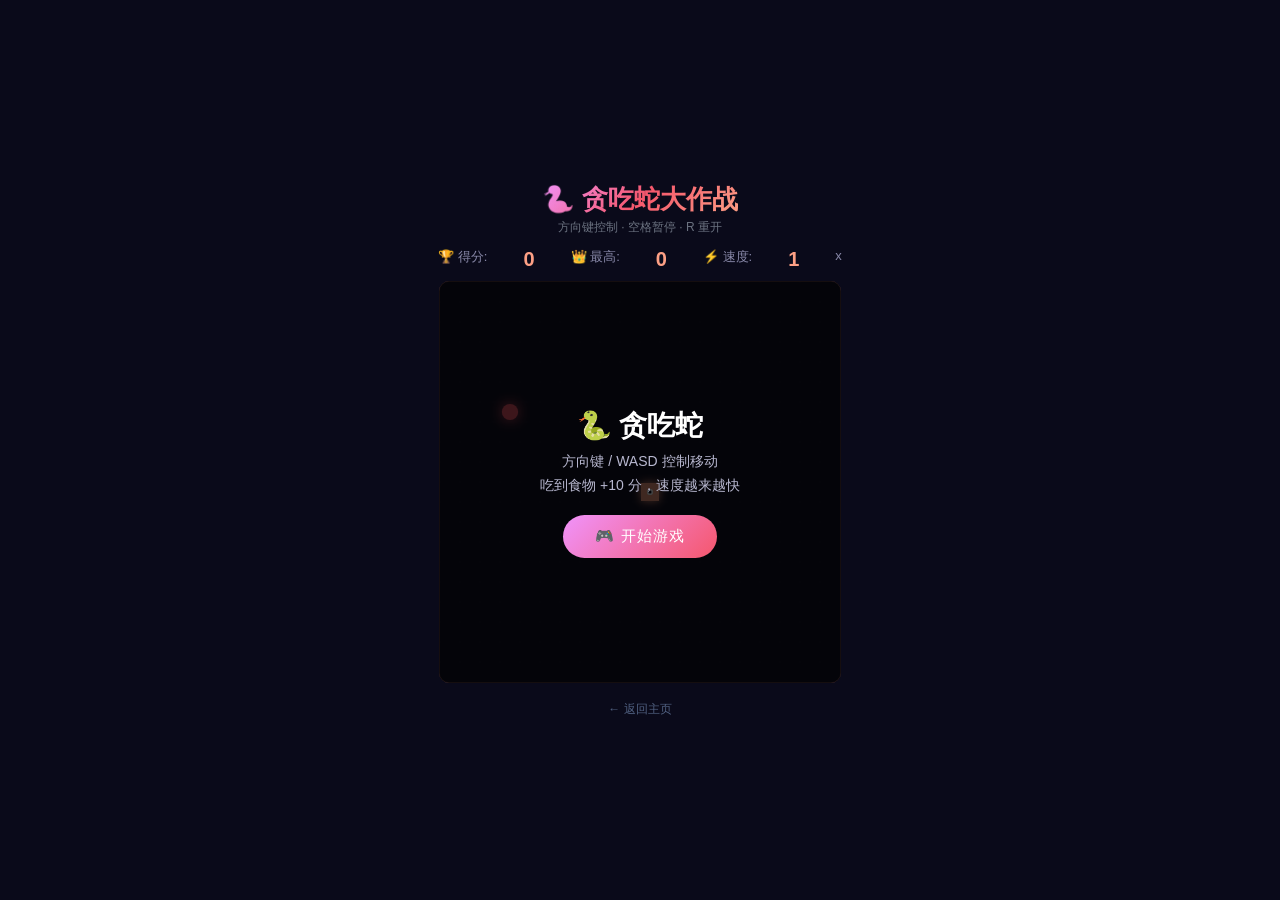
<file: demos/snake.html>
<!DOCTYPE html>
<html lang="zh-CN">
<head>
    <meta charset="UTF-8">
    <meta name="viewport" content="width=device-width, initial-scale=1.0, user-scalable=no">
    <title>贪吃蛇大作战 - Demo</title>
    <style>
        * { margin: 0; padding: 0; box-sizing: border-box; }
        body {
            background: #0a0a1a;
            display: flex;
            flex-direction: column;
            align-items: center;
            justify-content: center;
            min-height: 100vh;
            font-family: -apple-system, "Microsoft YaHei", sans-serif;
            color: white;
            user-select: none;
            -webkit-user-select: none;
            overflow: hidden;
        }
        .header { text-align: center; margin-bottom: 12px; }
        .header h1 {
            font-size: 26px;
            background: linear-gradient(135deg, #f093fb, #f5576c, #fda085);
            -webkit-background-clip: text;
            -webkit-text-fill-color: transparent;
            margin-bottom: 2px;
        }
        .header p { color: #6b7280; font-size: 12px; }
        .score-board {
            display: flex;
            gap: 36px;
            margin-bottom: 10px;
            font-size: 13px;
            color: #8888a8;
        }
        .score-board span { color: #fda085; font-weight: bold; font-size: 20px; }
        .game-wrapper {
            position: relative;
        }
        canvas {
            border: 1px solid rgba(253, 160, 133, 0.3);
            border-radius: 10px;
            display: block;
        }
        .overlay {
            position: absolute;
            top: 0; left: 0;
            width: 100%; height: 100%;
            display: none;
            align-items: center;
            justify-content: center;
            flex-direction: column;
            background: rgba(0,0,0,0.75);
            border-radius: 10px;
            z-index: 10;
        }
        .overlay.show { display: flex; }
        .overlay h2 { font-size: 28px; margin-bottom: 8px; }
        .overlay p { color: #b8b8d0; font-size: 14px; margin-bottom: 6px; }
        .btn {
            margin-top: 14px;
            padding: 12px 32px;
            background: linear-gradient(135deg, #f093fb, #f5576c);
            border: none;
            color: white;
            border-radius: 24px;
            cursor: pointer;
            font-size: 15px;
            letter-spacing: 1px;
            transition: transform 0.2s;
        }
        .btn:hover { transform: scale(1.04); }
        .btn:active { transform: scale(0.96); }
        .controls { margin-top: 10px; color: #506080; font-size: 11px; text-align: center; }
        .back-link { margin-top: 16px; }
        .back-link a { color: #506080; text-decoration: none; font-size: 12px; }
        .back-link a:hover { color: #fda085; }

        /* 手机虚拟方向键 */
        .mobile-controls {
            display: none;
            margin-top: 12px;
            gap: 8px;
        }
        .mobile-controls .row { display: flex; gap: 8px; justify-content: center; }
        .mobile-controls button {
            width: 56px; height: 56px;
            border-radius: 14px;
            border: 1px solid rgba(255,255,255,0.12);
            background: rgba(255,255,255,0.04);
            color: #8888a8;
            font-size: 22px;
            cursor: pointer;
            transition: all 0.15s;
        }
        .mobile-controls button:active {
            background: rgba(240,147,251,0.2);
            border-color: #f093fb;
            color: #f093fb;
        }
        @media (max-width: 500px) {
            .mobile-controls { display: block; }
            canvas { width: 340px; height: 340px; }
        }
    </style>
</head>
<body>
    <div class="header">
        <h1>🐍 贪吃蛇大作战</h1>
        <p>方向键控制 · 空格暂停 · R 重开</p>
    </div>
    <div class="score-board">
        🏆 得分: <span id="score">0</span>
        👑 最高: <span id="best">0</span>
        ⚡ 速度: <span id="speed">1</span>x
    </div>
    <div class="game-wrapper">
        <canvas id="canvas" width="400" height="400"></canvas>
        <!-- 开始遮罩 -->
        <div class="overlay show" id="startOverlay">
            <h2>🐍 贪吃蛇</h2>
            <p>方向键 / WASD 控制移动</p>
            <p>吃到食物 +10 分，速度越来越快</p>
            <button class="btn" onclick="startGame()">🎮 开始游戏</button>
        </div>
        <!-- 结束遮罩 -->
        <div class="overlay" id="endOverlay">
            <h2>💀 游戏结束</h2>
            <p>得分: <span id="finalScore">0</span></p>
            <p id="newBest" style="color:#f6d365;display:none;">🎉 新纪录！</p>
            <button class="btn" onclick="startGame()">🔄 再来一局</button>
        </div>
    </div>
    <div class="mobile-controls">
        <div class="row">
            <button ontouchstart="setDir(0,-1);event.preventDefault()">↑</button>
        </div>
        <div class="row">
            <button ontouchstart="setDir(-1,0);event.preventDefault()">←</button>
            <button ontouchstart="setDir(0,0);event.preventDefault()" style="font-size:12px;">暂停</button>
            <button ontouchstart="setDir(1,0);event.preventDefault()">→</button>
        </div>
        <div class="row">
            <button ontouchstart="setDir(0,1);event.preventDefault()">↓</button>
        </div>
    </div>
    <div class="back-link"><a href="../index.html">← 返回主页</a></div>

    <script>
        const canvas = document.getElementById('canvas');
        const ctx = canvas.getContext('2d');
        const gridSize = 20;
        const tileCount = canvas.width / gridSize;

        let snake, direction, nextDir, food, score, best, running, paused, speed, gameLoop;
        let particles = [];
        let trailPositions = [];

        best = parseInt(localStorage.getItem('snakeBest') || '0');
        document.getElementById('best').textContent = best;

        function init() {
            snake = [{x: 10, y: 10}];
            direction = {x: 0, y: 0};
            nextDir = {x: 0, y: 0};
            score = 0;
            speed = 1;
            running = false;
            paused = false;
            particles = [];
            trailPositions = [];
            document.getElementById('score').textContent = '0';
            document.getElementById('speed').textContent = '1';
            randomFood();
        }

        function randomFood() {
            do {
                food = {
                    x: Math.floor(Math.random() * tileCount),
                    y: Math.floor(Math.random() * tileCount)
                };
            } while (snake.some(s => s.x === food.x && s.y === food.y));
        }

        function spawnParticles(x, y, color) {
            for (let i = 0; i < 8; i++) {
                const angle = (Math.PI * 2 * i) / 8;
                particles.push({
                    x: x * gridSize + gridSize / 2,
                    y: y * gridSize + gridSize / 2,
                    vx: Math.cos(angle) * (1.5 + Math.random() * 2),
                    vy: Math.sin(angle) * (1.5 + Math.random() * 2),
                    life: 1,
                    color: color,
                    size: 2 + Math.random() * 3
                });
            }
        }

        function draw() {
            ctx.fillStyle = '#0f0f23';
            ctx.fillRect(0, 0, canvas.width, canvas.height);

            // 网格
            ctx.strokeStyle = 'rgba(255,255,255,0.015)';
            for (let i = 0; i < tileCount; i++) {
                ctx.beginPath(); ctx.moveTo(i * gridSize, 0); ctx.lineTo(i * gridSize, canvas.height); ctx.stroke();
                ctx.beginPath(); ctx.moveTo(0, i * gridSize); ctx.lineTo(canvas.width, i * gridSize); ctx.stroke();
            }

            // 拖尾
            for (const t of trailPositions) {
                ctx.fillStyle = `rgba(253,160,133,${t.opacity})`;
                ctx.fillRect(t.x * gridSize + 2, t.y * gridSize + 2, gridSize - 4, gridSize - 4);
            }

            // 食物（脉动效果）
            const pulse = 1 + Math.sin(Date.now() / 200) * 0.15;
            const foodR = (gridSize / 2 - 2) * pulse;
            ctx.fillStyle = '#f5576c';
            ctx.shadowColor = '#f5576c';
            ctx.shadowBlur = 14;
            ctx.beginPath();
            ctx.arc(food.x * gridSize + gridSize/2, food.y * gridSize + gridSize/2, foodR, 0, Math.PI * 2);
            ctx.fill();
            ctx.shadowBlur = 0;

            // 蛇身
            snake.forEach((s, i) => {
                const t = i / Math.max(snake.length - 1, 1);
                const r = Math.floor(253 * (1 - t));
                const g = Math.floor(160 * (1 - t) + 56 * t);
                const b = Math.floor(133 * (1 - t) + 108 * t);
                const color = `rgb(${r},${g},${b})`;

                ctx.fillStyle = color;
                ctx.shadowColor = i === 0 ? '#fda085' : 'transparent';
                ctx.shadowBlur = i === 0 ? 10 : 0;
                const pad = 1;
                ctx.fillRect(s.x * gridSize + pad, s.y * gridSize + pad, gridSize - pad*2, gridSize - pad*2);
                ctx.shadowBlur = 0;

                // 蛇头眼睛
                if (i === 0) {
                    ctx.fillStyle = 'white';
                    const cx = s.x * gridSize + gridSize/2;
                    const cy = s.y * gridSize + gridSize/2;
                    let ex = 0, ey = 0;
                    if (direction.x !== 0 || direction.y !== 0) {
                        ex = direction.x * 5; ey = direction.y * 5;
                    }
                    const perpX = direction.y * 3;
                    const perpY = direction.x * 3;
                    [
                        [cx + ex - perpX, cy + ey - perpY],
                        [cx + ex + perpX, cy + ey + perpY]
                    ].forEach(([px, py]) => {
                        ctx.beginPath();
                        ctx.arc(px, py, 3, 0, Math.PI * 2);
                        ctx.fill();
                        ctx.fillStyle = '#0a0a1a';
                        ctx.beginPath();
                        ctx.arc(px + ex * 0.3, py + ey * 0.3, 1.5, 0, Math.PI * 2);
                        ctx.fill();
                        ctx.fillStyle = 'white';
                    });
                }
            });

            // 粒子
            particles = particles.filter(p => p.life > 0);
            for (const p of particles) {
                p.x += p.vx;
                p.y += p.vy;
                p.life -= 0.04;
                ctx.fillStyle = p.color.replace('1)', `${p.life})`).replace('rgb', 'rgba');
                ctx.beginPath();
                ctx.arc(p.x, p.y, p.size * p.life, 0, Math.PI * 2);
                ctx.fill();
            }

            // 拖尾衰减
            trailPositions = trailPositions.filter(t => { t.opacity -= 0.05; return t.opacity > 0; });
        }

        function update() {
            if (!running || paused) return;

            if (nextDir.x !== 0 || nextDir.y !== 0) {
                direction = {...nextDir};
            }

            if (direction.x === 0 && direction.y === 0) return;

            const head = snake[0];
            const newHead = {x: head.x + direction.x, y: head.y + direction.y};

            // 穿墙模式
            if (newHead.x < 0 || newHead.x >= tileCount || newHead.y < 0 || newHead.y >= tileCount) {
                gameOver();
                return;
            }
            if (snake.some(s => s.x === newHead.x && s.y === newHead.y)) {
                gameOver();
                return;
            }

            trailPositions.push({x: head.x, y: head.y, opacity: 0.4});
            snake.unshift(newHead);

            if (newHead.x === food.x && newHead.y === food.y) {
                score += 10;
                spawnParticles(food.x, food.y, 'rgb(245,87,108)');
                document.getElementById('score').textContent = score;

                // 加速
                if (score % 50 === 0) {
                    speed += 0.5;
                    document.getElementById('speed').textContent = speed;
                    restartLoop();
                }
                randomFood();
            } else {
                snake.pop();
            }
        }

        function gameOver() {
            running = false;
            clearInterval(gameLoop);
            if (score > best) {
                best = score;
                localStorage.setItem('snakeBest', best);
                document.getElementById('best').textContent = best;
                document.getElementById('newBest').style.display = 'block';
            } else {
                document.getElementById('newBest').style.display = 'none';
            }
            document.getElementById('finalScore').textContent = score;
            document.getElementById('endOverlay').classList.add('show');
        }

        function startGame() {
            init();
            document.getElementById('startOverlay').classList.remove('show');
            document.getElementById('endOverlay').classList.remove('show');
            running = true;
            restartLoop();
        }

        function restartLoop() {
            clearInterval(gameLoop);
            const interval = Math.max(40, 100 - speed * 8);
            gameLoop = setInterval(() => { update(); draw(); }, interval);
        }

        function setDir(x, y) {
            if (!running) return;
            if (y === 0 && x === 0) { paused = !paused; return; }
            if (direction.x === -x && direction.y === -y && snake.length > 1) return;
            nextDir = {x, y};
        }

        document.addEventListener('keydown', e => {
            if (!running && e.key !== 'r') return;
            switch(e.key.toLowerCase()) {
                case 'arrowup': case 'w': setDir(0, -1); e.preventDefault(); break;
                case 'arrowdown': case 's': setDir(0, 1); e.preventDefault(); break;
                case 'arrowleft': case 'a': setDir(-1, 0); e.preventDefault(); break;
                case 'arrowright': case 'd': setDir(1, 0); e.preventDefault(); break;
                case ' ': paused = !paused; e.preventDefault(); break;
                case 'r': startGame(); e.preventDefault(); break;
            }
        });

        // 滑动手势
        let touchStart = null;
        canvas.addEventListener('touchstart', e => {
            touchStart = {x: e.touches[0].clientX, y: e.touches[0].clientY};
        });
        canvas.addEventListener('touchend', e => {
            if (!touchStart || !running) return;
            const dx = (e.changedTouches[0] || e.touches[0]).clientX - touchStart.x;
            const dy = (e.changedTouches[0] || e.touches[0]).clientY - touchStart.y;
            if (Math.abs(dx) > Math.abs(dy)) {
                setDir(dx > 0 ? 1 : -1, 0);
            } else if (Math.abs(dy) > Math.abs(dx)) {
                setDir(0, dy > 0 ? 1 : -1);
            }
            touchStart = null;
        });

        init();
        draw();
    </script>
</body>
</html>
</file>
<file: style.css>
/* ===== 全局 ===== */
* {
    margin: 0;
    padding: 0;
    box-sizing: border-box;
}

html {
    scroll-behavior: smooth;
}

body {
    font-family: -apple-system, BlinkMacSystemFont, "Segoe UI", "PingFang SC", "Microsoft YaHei", sans-serif;
    color: #2d3436;
    background: #0a0a1a;
    overflow-x: hidden;
}

/* ===== 背景粒子容器 ===== */
.particles {
    position: fixed;
    top: 0;
    left: 0;
    width: 100%;
    height: 100%;
    pointer-events: none;
    z-index: 0;
}

.particle {
    position: absolute;
    border-radius: 50%;
    animation: floatUp linear infinite;
    opacity: 0;
}

@keyframes floatUp {
    0% {
        transform: translateY(100vh) scale(0);
        opacity: 0;
    }
    10% {
        opacity: 1;
    }
    90% {
        opacity: 1;
    }
    100% {
        transform: translateY(-10vh) scale(1);
        opacity: 0;
    }
}

/* ===== 导航栏 ===== */
nav {
    position: fixed;
    top: 0;
    width: 100%;
    display: flex;
    justify-content: space-between;
    align-items: center;
    padding: 16px 48px;
    background: rgba(10, 10, 26, 0.85);
    backdrop-filter: blur(20px);
    z-index: 100;
    border-bottom: 1px solid rgba(255, 255, 255, 0.08);
}

.nav-left {
    font-size: 18px;
    font-weight: 700;
    background: linear-gradient(135deg, #f093fb 0%, #f5576c 30%, #fda085 70%, #f6d365 100%);
    -webkit-background-clip: text;
    -webkit-text-fill-color: transparent;
    background-clip: text;
    animation: hueShift 3s ease-in-out infinite;
}

@keyframes hueShift {
    0%, 100% { filter: hue-rotate(0deg); }
    50% { filter: hue-rotate(30deg); }
}

.nav-right a {
    margin-left: 28px;
    text-decoration: none;
    color: #b8b8d0;
    font-size: 14px;
    letter-spacing: 1px;
    transition: all 0.3s;
    position: relative;
}

.nav-right a:hover {
    color: #fda085;
    text-shadow: 0 0 10px rgba(253, 160, 133, 0.5);
}

.nav-right a::after {
    content: "";
    position: absolute;
    bottom: -4px;
    left: 0;
    width: 0;
    height: 2px;
    background: linear-gradient(90deg, #f093fb, #fda085);
    transition: width 0.3s;
}

.nav-right a:hover::after {
    width: 100%;
}

/* ===== 音乐播放器 ===== */
.music-player {
    position: fixed;
    bottom: 24px;
    right: 24px;
    z-index: 100;
    display: flex;
    align-items: center;
    gap: 10px;
    background: rgba(20, 20, 40, 0.9);
    border: 1px solid rgba(253, 160, 133, 0.3);
    border-radius: 30px;
    padding: 8px 18px 8px 8px;
    backdrop-filter: blur(10px);
    box-shadow: 0 4px 20px rgba(240, 147, 251, 0.15);
}

.music-btn {
    width: 38px;
    height: 38px;
    border-radius: 50%;
    border: 2px solid #fda085;
    background: linear-gradient(135deg, #f093fb, #f5576c);
    font-size: 18px;
    cursor: pointer;
    transition: all 0.3s;
    animation: musicPulse 2s ease-in-out infinite;
}

.music-btn:hover {
    transform: scale(1.1);
    box-shadow: 0 0 20px rgba(240, 147, 251, 0.5);
}

.music-btn.playing {
    animation: musicSpin 3s linear infinite;
}

@keyframes musicPulse {
    0%, 100% { box-shadow: 0 0 8px rgba(240, 147, 251, 0.3); }
    50% { box-shadow: 0 0 20px rgba(240, 147, 251, 0.6); }
}

@keyframes musicSpin {
    from { transform: rotate(0deg); }
    to { transform: rotate(360deg); }
}

.music-label {
    font-size: 12px;
    color: #b8b8d0;
    letter-spacing: 1px;
}

/* ===== 首页 ===== */
.hero {
    min-height: 100vh;
    display: flex;
    flex-direction: column;
    justify-content: center;
    align-items: center;
    text-align: center;
    position: relative;
    padding: 40px 24px;
    z-index: 1;
}

.hero-glow {
    position: absolute;
    top: 50%;
    left: 50%;
    transform: translate(-50%, -50%);
    width: 600px;
    height: 600px;
    background: radial-gradient(circle, rgba(240, 147, 251, 0.15) 0%, transparent 70%);
    border-radius: 50%;
    animation: glowBreath 4s ease-in-out infinite;
    pointer-events: none;
}

@keyframes glowBreath {
    0%, 100% { transform: translate(-50%, -50%) scale(1); opacity: 0.6; }
    50% { transform: translate(-50%, -50%) scale(1.2); opacity: 1; }
}

.hero-greeting {
    font-size: 16px;
    color: #fda085;
    letter-spacing: 2px;
    margin-bottom: 16px;
    position: relative;
    animation: fadeInDown 0.8s ease-out;
}

@keyframes fadeInDown {
    from { opacity: 0; transform: translateY(-20px); }
    to { opacity: 1; transform: translateY(0); }
}

.glitch-text {
    font-size: 80px;
    font-weight: 900;
    letter-spacing: 10px;
    margin-bottom: 12px;
    position: relative;
    background: linear-gradient(135deg, #f093fb 0%, #f5576c 30%, #fda085 60%, #f6d365 100%);
    -webkit-background-clip: text;
    -webkit-text-fill-color: transparent;
    background-clip: text;
    animation: glitchShake 3s ease-in-out infinite, fadeInDown 0.8s ease-out;
}

@keyframes glitchShake {
    0%, 90%, 100% { transform: none; }
    91% { transform: translate(-3px, 1px); }
    92% { transform: translate(3px, -1px); }
    93% { transform: translate(-2px, -2px); }
    94% { transform: translate(2px, 2px); }
    95% { transform: none; }
}

.hero-sub {
    font-size: 18px;
    color: #b8b8d0;
    letter-spacing: 2px;
    margin-bottom: 20px;
    animation: fadeInDown 0.8s ease-out 0.1s both;
}

.hero-divider {
    width: 60px;
    height: 2px;
    background: linear-gradient(90deg, #f093fb, #fda085);
    margin-bottom: 20px;
    animation: fadeInDown 0.8s ease-out 0.2s both;
}

.hero-desc {
    font-size: 14px;
    color: #8888a8;
    letter-spacing: 1px;
    margin-bottom: 36px;
    animation: fadeInDown 0.8s ease-out 0.3s both;
}

.btn-hero {
    padding: 14px 40px;
    background: linear-gradient(135deg, #f093fb 0%, #f5576c 50%, #fda085 100%);
    color: white;
    border: none;
    border-radius: 30px;
    font-size: 15px;
    letter-spacing: 2px;
    cursor: pointer;
    text-decoration: none;
    transition: all 0.3s;
    position: relative;
    overflow: hidden;
    animation: fadeInDown 0.8s ease-out 0.4s both;
}

.btn-hero:hover {
    transform: translateY(-2px);
    box-shadow: 0 8px 30px rgba(240, 147, 251, 0.4);
}

.btn-hero::before {
    content: "";
    position: absolute;
    top: 0;
    left: -100%;
    width: 100%;
    height: 100%;
    background: linear-gradient(90deg, transparent, rgba(255,255,255,0.3), transparent);
    transition: left 0.5s;
}

.btn-hero:hover::before {
    left: 100%;
}

/* 首页数据 */
.hero-stats {
    display: flex;
    gap: 48px;
    margin-top: 48px;
    animation: fadeInDown 0.8s ease-out 0.5s both;
}

.stat-item {
    display: flex;
    flex-direction: column;
    align-items: center;
}

.stat-num {
    font-size: 36px;
    font-weight: 900;
    background: linear-gradient(135deg, #f093fb, #fda085);
    -webkit-background-clip: text;
    -webkit-text-fill-color: transparent;
    background-clip: text;
}

.stat-label {
    font-size: 12px;
    color: #8888a8;
    letter-spacing: 1px;
    margin-top: 4px;
}

/* ===== 通用版块标题 ===== */
section {
    padding: 100px 24px;
    position: relative;
    z-index: 1;
}

section h2 {
    text-align: center;
    font-size: 30px;
    font-weight: 800;
    letter-spacing: 3px;
    margin-bottom: 8px;
    background: linear-gradient(135deg, #f093fb 0%, #f5576c 40%, #fda085 100%);
    -webkit-background-clip: text;
    -webkit-text-fill-color: transparent;
    background-clip: text;
}

section h2::after {
    content: "";
    display: block;
    width: 50px;
    height: 3px;
    background: linear-gradient(90deg, #f093fb, #fda085);
    margin: 14px auto 50px;
    border-radius: 2px;
}

/* ===== 关于我 ===== */
#about {
    max-width: 800px;
    margin: 0 auto;
}

.about-content {
    display: flex;
    gap: 40px;
    align-items: flex-start;
}

.about-avatar {
    position: relative;
    flex-shrink: 0;
}

.about-avatar img {
    width: 140px;
    height: 140px;
    border-radius: 50%;
    object-fit: cover;
    border: 3px solid #fda085;
    position: relative;
    z-index: 1;
    animation: avatarFloat 3s ease-in-out infinite;
}

@keyframes avatarFloat {
    0%, 100% { transform: translateY(0); }
    50% { transform: translateY(-6px); }
}

.avatar-ring {
    position: absolute;
    top: -8px;
    left: -8px;
    width: 156px;
    height: 156px;
    border-radius: 50%;
    border: 2px dashed rgba(253, 160, 133, 0.4);
    animation: ringSpin 10s linear infinite;
}

@keyframes ringSpin {
    from { transform: rotate(0deg); }
    to { transform: rotate(360deg); }
}

.about-signature {
    font-size: 16px;
    color: #fda085;
    font-style: italic;
    margin-bottom: 16px;
    padding-left: 16px;
    border-left: 3px solid #f5576c;
}

.about-text p {
    margin-bottom: 12px;
    font-size: 14px;
    line-height: 1.9;
    color: #b8b8d0;
}

.about-text strong {
    color: #fda085;
}

/* 技能分类 */
.skill-categories {
    margin-top: 24px;
    display: flex;
    gap: 20px;
    flex-wrap: wrap;
}

.skill-cat {
    flex: 1;
    min-width: 180px;
    padding: 18px;
    background: rgba(255, 255, 255, 0.03);
    border: 1px solid rgba(255, 255, 255, 0.06);
    border-radius: 12px;
    transition: all 0.3s;
}

.skill-cat:hover {
    border-color: rgba(253, 160, 133, 0.3);
    background: rgba(253, 160, 133, 0.05);
    transform: translateY(-2px);
}

.skill-cat h4 {
    font-size: 14px;
    color: #f6d365;
    margin-bottom: 12px;
    letter-spacing: 1px;
}

.skill-tags {
    display: flex;
    flex-wrap: wrap;
    gap: 6px;
}

.skill-tags span {
    display: inline-block;
    padding: 4px 12px;
    font-size: 12px;
    color: #b8b8d0;
    background: rgba(255, 255, 255, 0.05);
    border: 1px solid rgba(255, 255, 255, 0.1);
    border-radius: 20px;
    letter-spacing: 1px;
    transition: all 0.3s;
}

.skill-tags span:hover {
    background: rgba(240, 147, 251, 0.2);
    border-color: #f093fb;
    color: #f093fb;
    transform: scale(1.05);
}

/* 时间线 */
.timeline {
    max-width: 600px;
    margin: 60px auto 0;
    position: relative;
    padding-left: 40px;
}

.timeline::before {
    content: "";
    position: absolute;
    left: 18px;
    top: 0;
    bottom: 0;
    width: 2px;
    background: linear-gradient(to bottom, #f093fb, #f5576c, #fda085);
}

.timeline-item {
    position: relative;
    margin-bottom: 32px;
    animation: slideInLeft 0.5s ease-out both;
}

.timeline-item:nth-child(1) { animation-delay: 0s; }
.timeline-item:nth-child(2) { animation-delay: 0.1s; }
.timeline-item:nth-child(3) { animation-delay: 0.2s; }

@keyframes slideInLeft {
    from { opacity: 0; transform: translateX(-20px); }
    to { opacity: 1; transform: translateX(0); }
}

.timeline-dot {
    position: absolute;
    left: -48px;
    top: 4px;
    width: 36px;
    height: 36px;
    border-radius: 50%;
    background: linear-gradient(135deg, #f093fb, #f5576c);
    display: flex;
    align-items: center;
    justify-content: center;
    font-size: 16px;
    box-shadow: 0 0 15px rgba(240, 147, 251, 0.3);
    z-index: 1;
}

.timeline-content {
    padding: 16px 20px;
    background: rgba(255, 255, 255, 0.03);
    border: 1px solid rgba(255, 255, 255, 0.06);
    border-radius: 10px;
    transition: all 0.3s;
}

.timeline-content:hover {
    border-color: rgba(253, 160, 133, 0.3);
    background: rgba(253, 160, 133, 0.05);
}

.timeline-content h4 {
    font-size: 14px;
    color: #f6d365;
    margin-bottom: 4px;
}

.timeline-content p {
    font-size: 13px;
    color: #8888a8;
}

/* ===== 项目展示 ===== */
#projects {
    max-width: 920px;
    margin: 0 auto;
}

.project-list {
    display: flex;
    gap: 20px;
    flex-wrap: wrap;
    justify-content: center;
}

.project-card {
    flex: 1;
    min-width: 260px;
    max-width: 280px;
    padding: 32px 24px 24px;
    background: rgba(255, 255, 255, 0.03);
    border: 1px solid rgba(255, 255, 255, 0.06);
    border-radius: 16px;
    position: relative;
    overflow: hidden;
    transition: all 0.4s;
    text-align: center;
    text-decoration: none;
    color: inherit;
    display: block;
    cursor: pointer;
}

/* 角标 */
.project-badge {
    position: absolute;
    top: 10px;
    right: 10px;
    padding: 4px 10px;
    border-radius: 12px;
    font-size: 10px;
    letter-spacing: 1px;
    font-weight: 600;
    z-index: 2;
    animation: badgePulse 2s ease-in-out infinite;
}
.badge-live {
    background: rgba(255, 59, 48, 0.15);
    color: #ff3b30;
    border: 1px solid rgba(255, 59, 48, 0.3);
}
.badge-playable {
    background: rgba(0, 210, 255, 0.12);
    color: #00d2ff;
    border: 1px solid rgba(0, 210, 255, 0.3);
}
.badge-view {
    background: rgba(246, 211, 101, 0.12);
    color: #f6d365;
    border: 1px solid rgba(246, 211, 101, 0.3);
}
@keyframes badgePulse {
    0%, 100% { opacity: 1; }
    50% { opacity: 0.65; }
}

/* 卡片底部提示 */
.project-card::after {
    content: "点击体验 →";
    display: block;
    margin-top: 14px;
    font-size: 11px;
    color: rgba(255, 255, 255, 0.3);
    letter-spacing: 1px;
    transition: all 0.3s;
}
.project-card:hover::after {
    color: #fda085;
    text-shadow: 0 0 10px rgba(253, 160, 133, 0.5);
}

.project-card:hover {
    transform: translateY(-6px);
    border-color: rgba(240, 147, 251, 0.3);
    box-shadow: 0 12px 40px rgba(240, 147, 251, 0.1);
}

.project-shine {
    position: absolute;
    top: 0;
    left: -100%;
    width: 50%;
    height: 100%;
    background: linear-gradient(90deg, transparent, rgba(255,255,255,0.03), transparent);
    transition: left 0.6s;
    pointer-events: none;
}

.project-card:hover .project-shine {
    left: 200%;
}

.project-icon {
    font-size: 40px;
    margin-bottom: 16px;
    animation: iconBounce 2s ease-in-out infinite;
}

.project-card:nth-child(1) .project-icon { animation-delay: 0s; }
.project-card:nth-child(2) .project-icon { animation-delay: 0.2s; }
.project-card:nth-child(3) .project-icon { animation-delay: 0.4s; }

@keyframes iconBounce {
    0%, 100% { transform: translateY(0); }
    50% { transform: translateY(-8px); }
}

.project-card h3 {
    font-size: 17px;
    color: #fda085;
    letter-spacing: 1px;
    margin-bottom: 10px;
}

.project-card p {
    font-size: 13px;
    color: #8888a8;
    line-height: 1.6;
    margin-bottom: 16px;
}

.project-tags {
    display: flex;
    gap: 6px;
    justify-content: center;
    flex-wrap: wrap;
}

.project-tags span {
    font-size: 11px;
    padding: 3px 10px;
    color: #f6d365;
    background: rgba(246, 211, 101, 0.1);
    border: 1px solid rgba(246, 211, 101, 0.2);
    border-radius: 12px;
}

/* ===== 服务报价 ===== */
#services {
    max-width: 800px;
    margin: 0 auto;
}

.service-list {
    display: flex;
    gap: 18px;
    flex-wrap: wrap;
    justify-content: center;
}

.service-item {
    flex: 1;
    min-width: 240px;
    max-width: 360px;
    padding: 28px 24px;
    background: rgba(255, 255, 255, 0.03);
    border: 1px solid rgba(255, 255, 255, 0.06);
    border-radius: 14px;
    transition: all 0.3s;
    position: relative;
}

.service-item:hover {
    border-color: rgba(240, 147, 251, 0.3);
    background: rgba(240, 147, 251, 0.05);
    transform: translateY(-3px);
}

.service-item .service-icon {
    font-size: 32px;
    margin-bottom: 12px;
}

.service-item h3 {
    font-size: 15px;
    color: white;
    margin-bottom: 8px;
    letter-spacing: 1px;
}

.service-item p {
    font-size: 13px;
    color: #8888a8;
    line-height: 1.6;
    margin-bottom: 14px;
}

.service-price {
    display: inline-block;
    padding: 4px 14px;
    background: rgba(240, 147, 251, 0.12);
    color: #f093fb;
    border-radius: 14px;
    font-size: 13px;
    font-weight: 600;
    letter-spacing: 1px;
    border: 1px solid rgba(240, 147, 251, 0.25);
}

/* ===== 联系 ===== */
#contact {
    max-width: 650px;
    margin: 0 auto;
}

.contact-intro {
    text-align: center;
    color: #8888a8;
    margin-bottom: 36px;
    font-size: 15px;
}

/* 联系卡片 */
.contact-cards {
    display: flex;
    gap: 16px;
    flex-wrap: wrap;
    justify-content: center;
    margin-bottom: 36px;
}

.contact-card {
    flex: 1;
    min-width: 170px;
    max-width: 200px;
    padding: 24px 18px;
    text-align: center;
    background: rgba(255, 255, 255, 0.03);
    border: 1px solid rgba(255, 255, 255, 0.08);
    border-radius: 14px;
    transition: all 0.3s;
}

.contact-card:hover {
    border-color: rgba(253, 160, 133, 0.3);
    background: rgba(253, 160, 133, 0.05);
    transform: translateY(-3px);
}

.contact-card .contact-icon {
    font-size: 32px;
    margin-bottom: 10px;
}

.contact-card h3 {
    font-size: 14px;
    color: #fda085;
    letter-spacing: 1px;
    margin-bottom: 8px;
}

.contact-card .contact-value {
    font-size: 16px;
    color: white;
    font-weight: 600;
    margin-bottom: 6px;
    word-break: break-all;
}

.contact-card .contact-tip {
    font-size: 11px;
    color: #6b7280;
}

.contact-card .contact-tip a {
    color: #667eea;
    text-decoration: none;
}

.contact-card .contact-tip a:hover {
    color: #fda085;
}

/* 分割线 */
.contact-divider {
    text-align: center;
    margin: 24px 0;
    position: relative;
}

.contact-divider::before {
    content: "";
    position: absolute;
    top: 50%;
    left: 0;
    right: 0;
    height: 1px;
    background: rgba(255, 255, 255, 0.08);
}

.contact-divider span {
    position: relative;
    background: #0a0a1a;
    padding: 0 16px;
    color: #506080;
    font-size: 12px;
    letter-spacing: 2px;
}

.contact-form {
    display: flex;
    flex-direction: column;
    gap: 14px;
    max-width: 420px;
    margin: 0 auto;
}

.contact-form input,
.contact-form textarea {
    padding: 14px 18px;
    border: 1px solid rgba(255, 255, 255, 0.1);
    border-radius: 10px;
    font-size: 14px;
    font-family: inherit;
    background: rgba(255, 255, 255, 0.04);
    color: #e0e0f0;
    transition: all 0.3s;
}

.contact-form input:focus,
.contact-form textarea:focus {
    outline: none;
    border-color: #fda085;
    box-shadow: 0 0 20px rgba(253, 160, 133, 0.1);
    background: rgba(255, 255, 255, 0.06);
}

.contact-form input::placeholder,
.contact-form textarea::placeholder {
    color: #666680;
}

.contact-form textarea {
    resize: vertical;
}

.btn-submit {
    padding: 14px;
    background: linear-gradient(135deg, #f093fb 0%, #f5576c 50%, #fda085 100%);
    color: white;
    border: none;
    border-radius: 30px;
    font-size: 15px;
    letter-spacing: 2px;
    cursor: pointer;
    transition: all 0.3s;
}

.btn-submit:hover {
    transform: translateY(-2px);
    box-shadow: 0 8px 30px rgba(240, 147, 251, 0.4);
}

.contact-form-hint {
    text-align: center;
    color: #506080;
    font-size: 12px;
    margin-top: 12px;
}

/* ===== 底部 ===== */
footer {
    text-align: center;
    padding: 32px;
    background: rgba(10, 10, 26, 0.8);
    border-top: 1px solid rgba(255, 255, 255, 0.06);
    color: #666680;
    font-size: 13px;
    letter-spacing: 1px;
    position: relative;
    z-index: 1;
}

footer span {
    color: #fda085;
    font-weight: bold;
}

/* ===== 手机端 ===== */
@media (max-width: 600px) {
    nav {
        padding: 12px 16px;
    }

    .nav-right a {
        margin-left: 14px;
        font-size: 12px;
        letter-spacing: 0;
    }

    .glitch-text {
        font-size: 48px;
        letter-spacing: 6px;
    }

    .hero-sub {
        font-size: 14px;
    }

    .hero-stats {
        gap: 28px;
    }

    .stat-num {
        font-size: 28px;
    }

    section {
        padding: 64px 20px;
    }

    section h2 {
        font-size: 24px;
    }

    .about-content {
        flex-direction: column;
        align-items: center;
        text-align: center;
    }

    .about-signature {
        border-left: none;
        padding-left: 0;
    }

    .skill-categories {
        flex-direction: column;
    }

    .project-list {
        flex-direction: column;
        align-items: center;
    }

    .project-card {
        max-width: 100%;
    }

    .timeline {
        padding-left: 32px;
    }

    .timeline-dot {
        left: -40px;
        width: 28px;
        height: 28px;
        font-size: 13px;
    }
}
</file>
